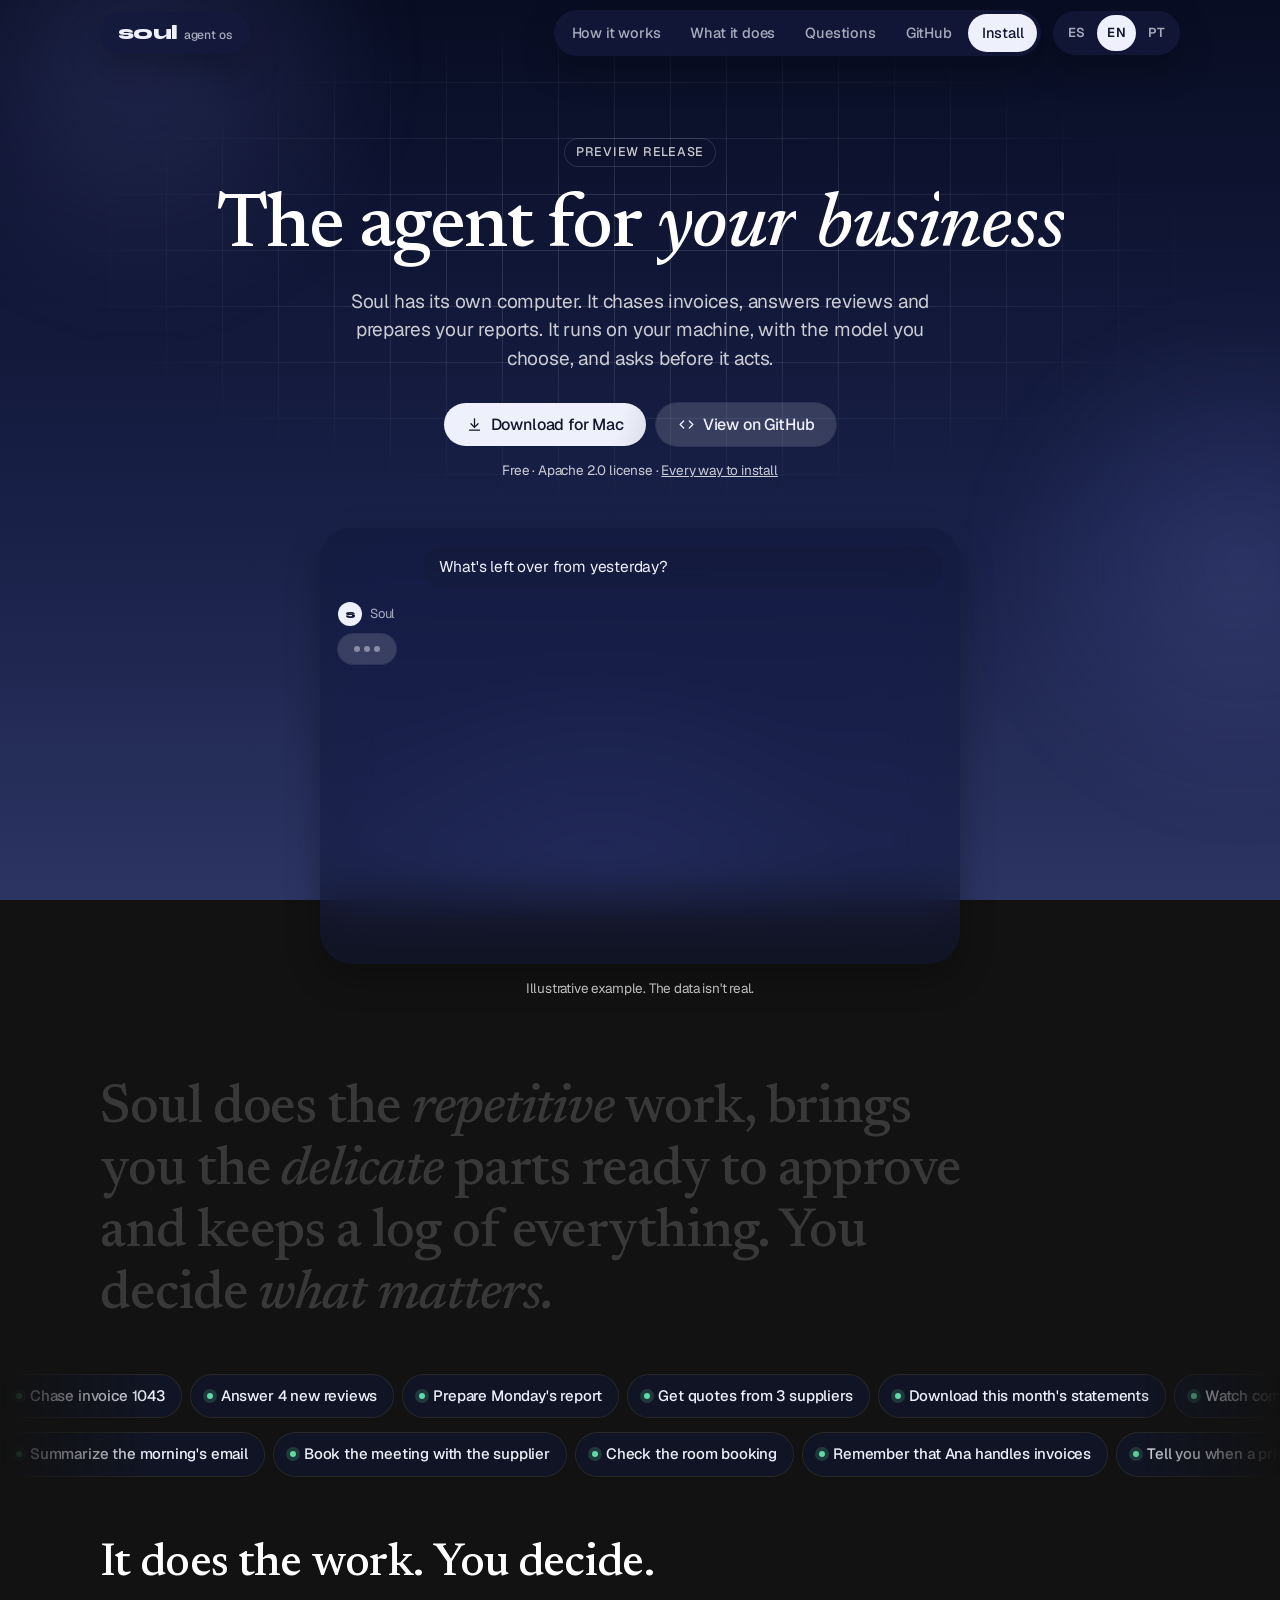
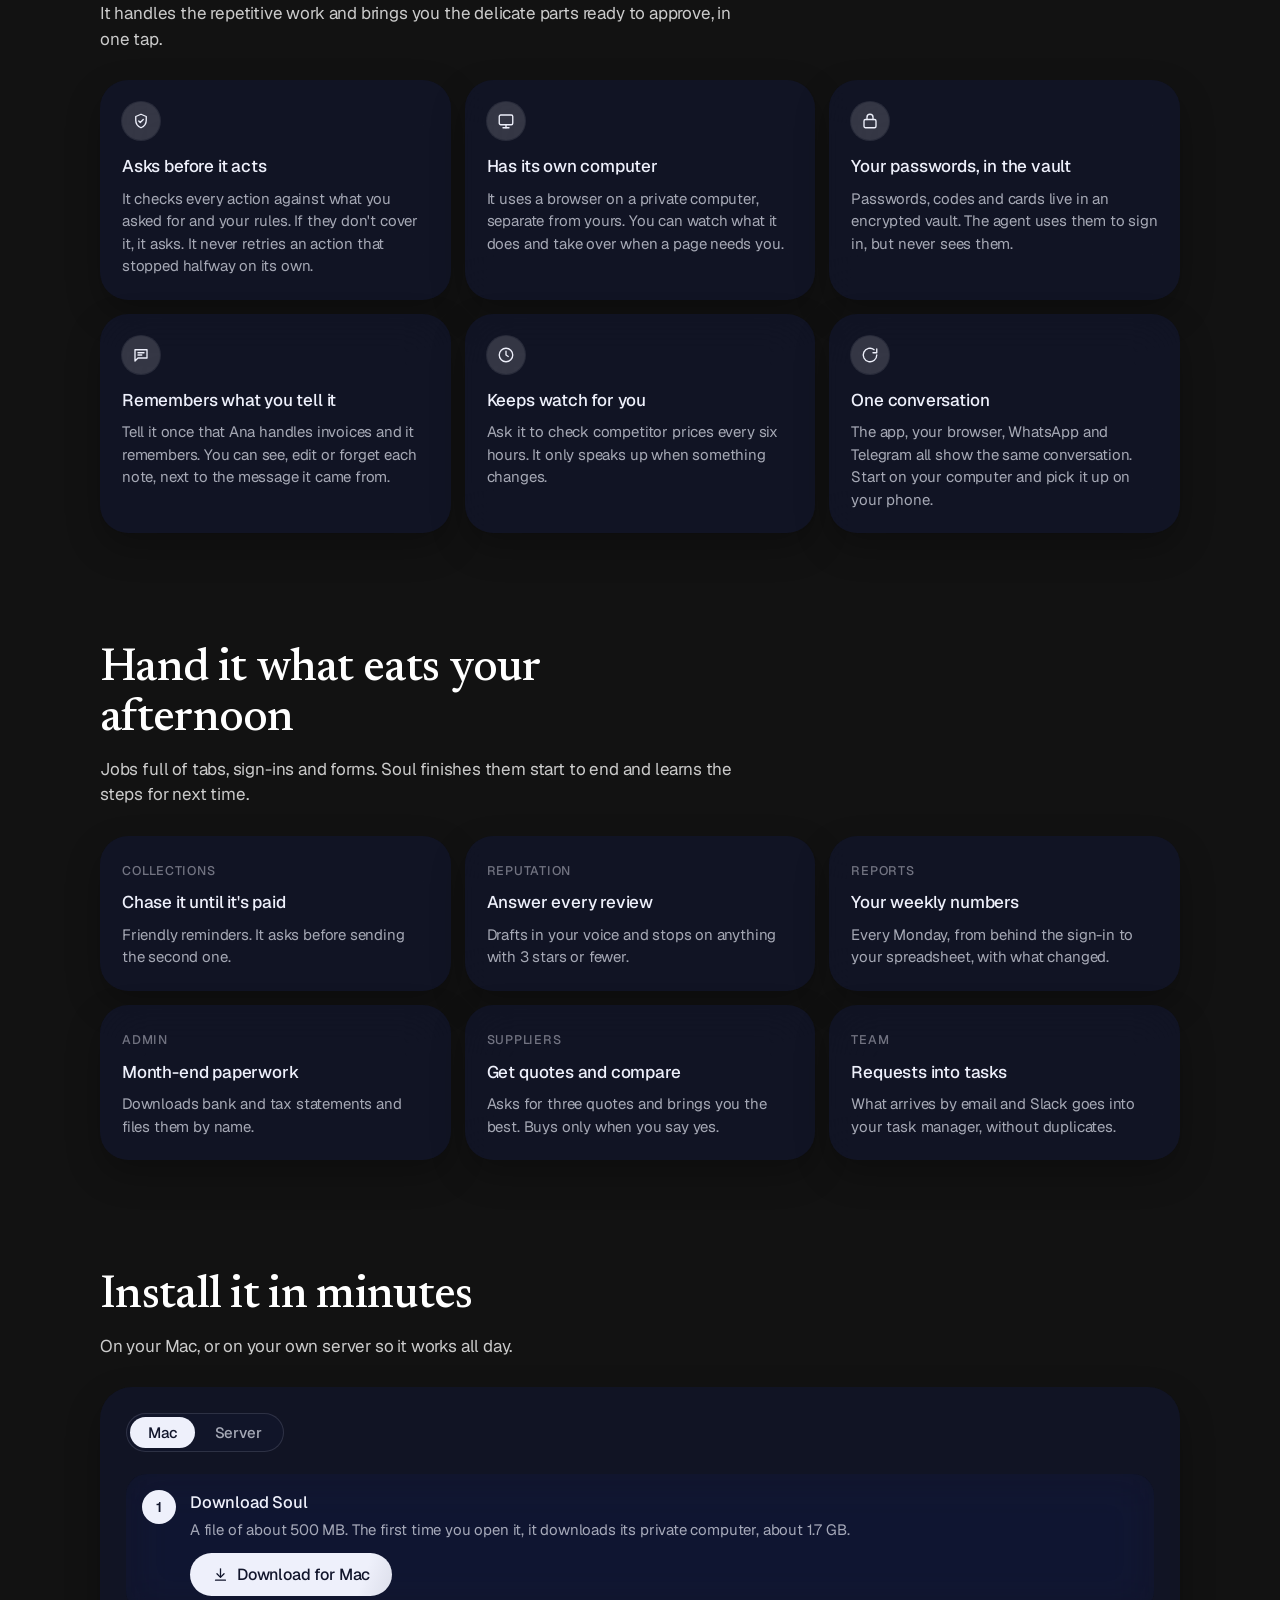
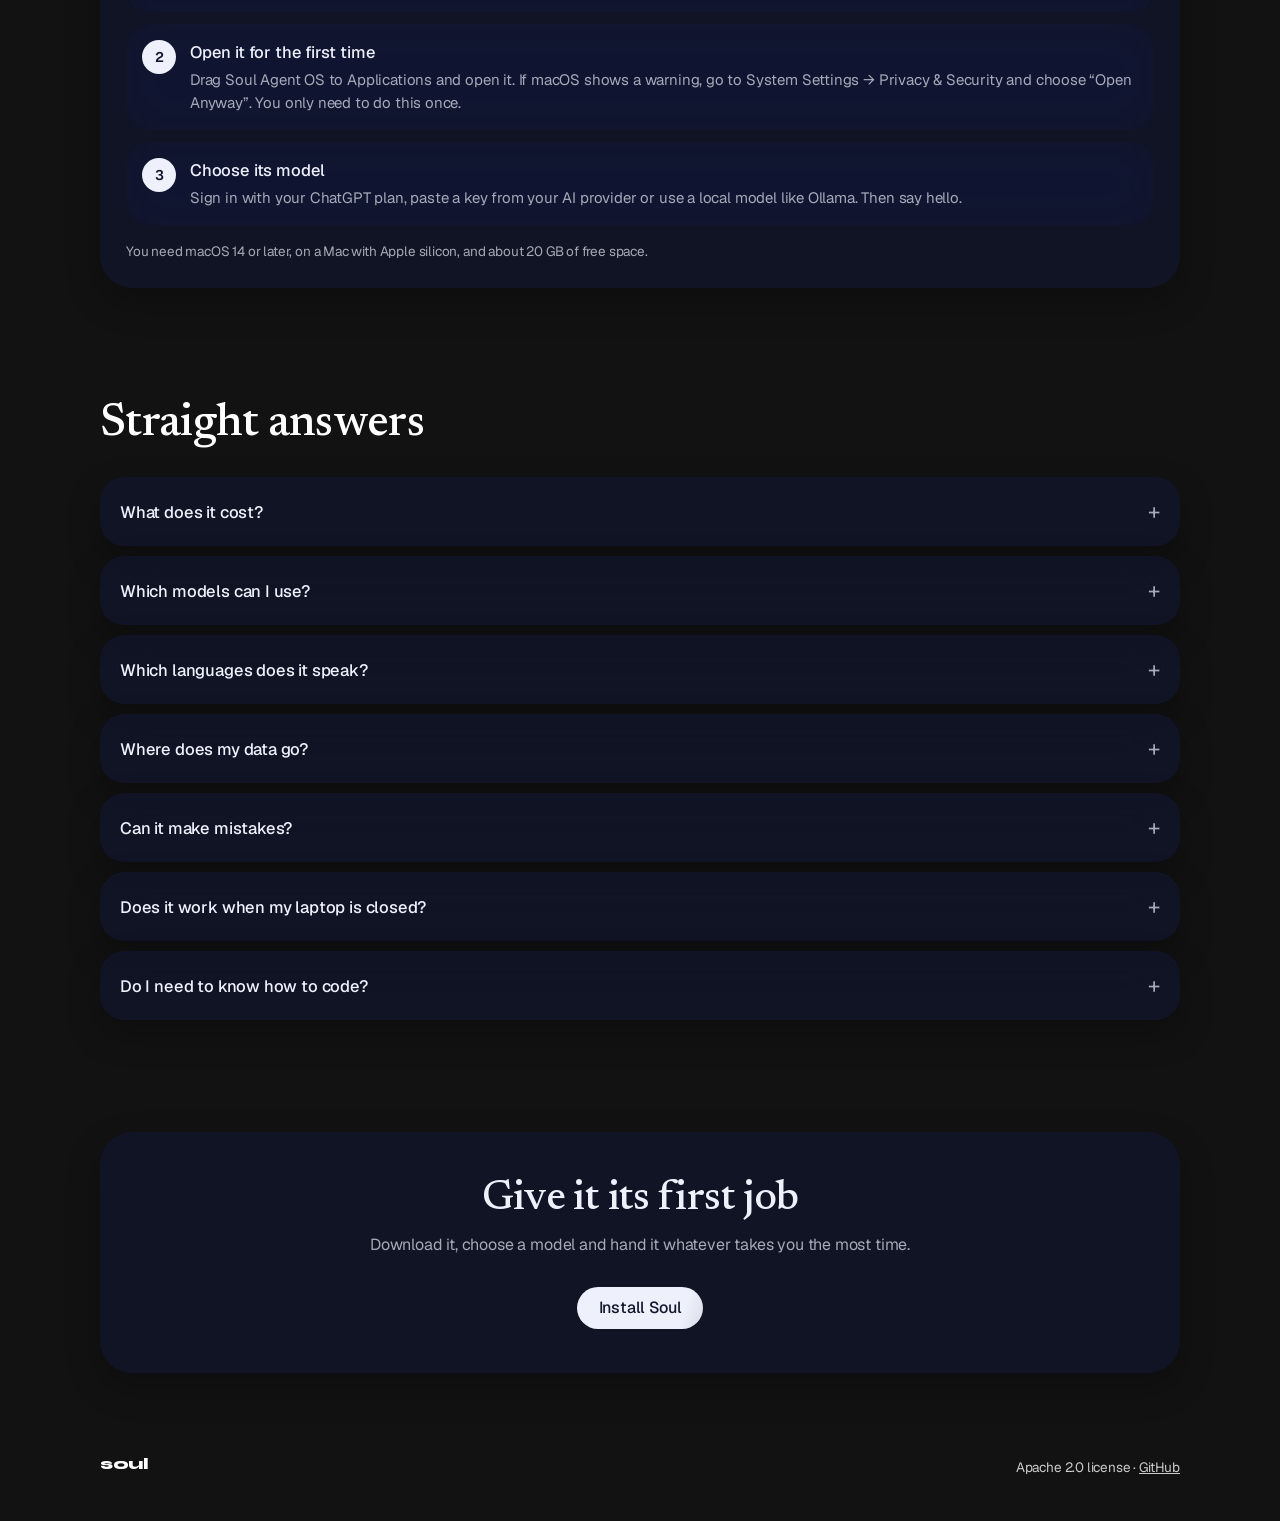
<file: index.html>
<!doctype html>
<html lang="es" data-root="true">
  <head>
    <meta charset="utf-8" />
    <meta name="viewport" content="width=device-width, initial-scale=1" />
    <title>Soul Agent OS · El agente de tu negocio</title>
    <meta name="description" content="Soul es un agente con su propio computador. Cobra facturas, responde reseñas y prepara tus reportes, y pide permiso antes de actuar. Corre en tu equipo, con el modelo que elijas." />
    <link rel="canonical" href="https://nachodev10.github.io/soul-agent/" />
    <link rel="alternate" hreflang="es" href="https://nachodev10.github.io/soul-agent/" />
    <link rel="alternate" hreflang="en" href="https://nachodev10.github.io/soul-agent/en/" />
    <link rel="alternate" hreflang="pt" href="https://nachodev10.github.io/soul-agent/pt/" />
    <link rel="alternate" hreflang="x-default" href="https://nachodev10.github.io/soul-agent/" />
    <meta property="og:type" content="website" />
    <meta property="og:url" content="https://nachodev10.github.io/soul-agent/" />
    <meta property="og:title" content="Soul Agent OS · El agente de tu negocio" />
    <meta property="og:description" content="Un agente que hace el trabajo repetitivo de tu negocio y te pide permiso antes de actuar." />
    <meta property="og:image" content="https://nachodev10.github.io/soul-agent/apple-touch-icon.png" />
    <meta property="og:locale" content="es_419" />
    <meta property="og:locale:alternate" content="en_US" />
    <meta property="og:locale:alternate" content="pt_BR" />
    <meta name="twitter:card" content="summary" />
    <meta name="theme-color" content="#86b7ea" />
    <link rel="icon" type="image/svg+xml" href="favicon.svg" />
    <link rel="apple-touch-icon" href="apple-touch-icon.png" />
    <link
      rel="preload"
      href="fonts/Geist-Variable.woff2"
      as="font"
      type="font/woff2"
      crossorigin
    />
    <link
      rel="preload"
      href="fonts/Newsreader.woff2"
      as="font"
      type="font/woff2"
      crossorigin
    />
    <link rel="stylesheet" href="styles.css" />
    <script>(function(){try{var t={"en":"en/index.html","pt":"pt/index.html"};var m=location.pathname.match(/\/(en|pt)(\/|\/index\.html)?$/);if(m){location.replace((m[2]==='/'?'index.html':m[1]+'/index.html')+location.hash);return}var s=localStorage.getItem('soul.lang');var w=s||((navigator.languages&&navigator.languages.length?navigator.languages:[navigator.language||''])).map(function(l){return String(l).slice(0,2).toLowerCase()}).filter(function(l){return l==='es'||t[l]})[0];if(w&&t[w])location.replace(t[w]+location.hash)}catch(e){}})();</script>
  </head>
  <body>
  <div class="orbs" aria-hidden="true"><span></span><span></span><span></span></div>
  <header class="top">
    <div class="wrap">
      <a class="brand glass" href="#">soul <em>agent os</em></a>
      <nav class="nav glass" aria-label="Principal">
        <a href="#como">Cómo trabaja</a>
        <a href="#tareas">Qué hace</a>
        <a href="#preguntas">Preguntas</a>
        <a href="https://github.com/nachodev10/soul-agent" data-repo>GitHub</a>
        <a class="primary" href="#instalar">Instalar</a>
      </nav>
      <nav class="langs glass" aria-label="Idioma"><a href="index.html" hreflang="es" lang="es" data-lang="es" title="Español" aria-current="true">ES</a><a href="en/index.html" hreflang="en" lang="en" data-lang="en" title="English">EN</a><a href="pt/index.html" hreflang="pt" lang="pt" data-lang="pt" title="Português">PT</a></nav>
    </div>
  </header>

  <main>
    <div class="hero wrap">
      <div class="hero-grid" aria-hidden="true"></div>
      <span class="eyebrow">Versión preliminar</span>
      <h1 aria-label="El agente de tu negocio">
        <span class="split" aria-hidden="true">El agente de</span>
        <span class="rotator" aria-hidden="true" data-words="tu negocio|tu hotel|tu tienda|tu clínica|tu oficina|tu equipo"
          >tu negocio</span
        >
      </h1>
      <p class="lead">Soul tiene su propio computador. Cobra facturas, responde reseñas y prepara tus reportes. Corre en tu equipo, con el modelo que elijas, y te pide permiso antes de actuar.</p>
      <div class="cta">
        <a class="btn btn-ink" href="#instalar">
          <svg
            viewBox="0 0 24 24"
            fill="none"
            stroke="currentColor"
            stroke-width="1.8"
            stroke-linecap="round"
            stroke-linejoin="round"
            aria-hidden="true"
          >
            <path d="M12 4v11" />
            <path d="m7 11 5 5 5-5" />
            <path d="M5 20h14" />
          </svg>
          Descargar para Mac
        </a>
        <a class="btn btn-solid" href="https://github.com/nachodev10/soul-agent" data-repo>
          <svg
            viewBox="0 0 24 24"
            fill="none"
            stroke="currentColor"
            stroke-width="1.8"
            stroke-linecap="round"
            stroke-linejoin="round"
            aria-hidden="true"
          >
            <path d="m8 7-5 5 5 5" />
            <path d="m16 7 5 5-5 5" />
          </svg>
          Ver en GitHub
        </a>
      </div>
      <p class="fine">
        Gratis · Licencia Apache 2.0 ·
        <a href="#instalar">Todas las formas de instalar</a>
      </p>

      <div class="demo glass rise" aria-label="Ejemplo de conversación con Soul">
        <p class="msg me step">¿Qué quedó pendiente de ayer?</p>
        <div class="who step"><span class="av" aria-hidden="true">s</span> Soul</div>
        <div class="typing" aria-hidden="true" hidden><i></i><i></i><i></i></div>
        <p class="msg soul step">Dos cosas. Mandé el recordatorio de la factura 1043 y preparé el reporte de la semana. Falta una que necesita tu toque:</p>
        <div class="act step" id="demo-action">
          <p><b>Responder</b> · la reseña de 2 estrellas en Booking.</p>
          <p class="why">Me detuve porque la reseña tiene 3 estrellas o menos.</p>
          <p class="draft">«Gracias por avisarnos, Marta. Ya revisamos el aire acondicionado de la habitación 204 y queremos invitarla a volver con una noche sin costo.»</p>
          <div class="row">
            <button class="btn btn-ink" type="button" data-approve>Responder</button>
          </div>
          <p class="done" role="status">
            <svg
              viewBox="0 0 24 24"
              width="16"
              height="16"
              fill="none"
              stroke="currentColor"
              stroke-width="2"
              stroke-linecap="round"
              stroke-linejoin="round"
              aria-hidden="true"
            >
              <path d="m5 12 5 5L20 7" />
            </svg>
            Respondida en Booking. Quedó en la bitácora.
          </p>
        </div>
      </div>
      <p class="fine">Ejemplo ilustrativo. Los datos no son reales.</p>
    </div>

    <section class="statement" aria-label="Cómo trabaja Soul">
      <div class="wrap">
        <p data-fill>Soul hace el trabajo *repetitivo,* te trae lo *delicado* listo para aprobar y deja todo en la bitácora. Tú decides *lo que importa.*</p>
      </div>
    </section>

    <div class="marquee" aria-hidden="true">
      <div class="marquee-track"><span class="chip">Cobra la factura 1043</span>
          <span class="chip">Responde 4 reseñas nuevas</span>
          <span class="chip">Prepara el reporte del lunes</span>
          <span class="chip">Cotiza con 3 proveedores</span>
          <span class="chip">Descarga las cartolas del mes</span>
          <span class="chip">Vigila los precios de la competencia</span>
          <span class="chip">Pasa los pedidos de Slack a tareas</span>
          <span class="chip">Ordena el papeleo tributario</span></div>
    </div>
    <div class="marquee reverse" aria-hidden="true">
      <div class="marquee-track"><span class="chip">Resume los correos de la mañana</span>
          <span class="chip">Agenda la reunión con el proveedor</span>
          <span class="chip">Revisa la reserva de la sala</span>
          <span class="chip">Recuerda que Ana lleva la facturación</span>
          <span class="chip">Te avisa cuando cambia un precio</span>
          <span class="chip">Archiva los documentos por nombre</span>
          <span class="chip">Redacta en tu tono</span>
          <span class="chip">Pide permiso antes de pagar</span></div>
    </div>

    <section id="como">
      <div class="wrap">
        <div class="head rise">
          <h2>Trabaja solo. Decides tú.</h2>
          <p>Hace el trabajo repetitivo y te trae lo delicado listo para aprobar, con un toque.</p>
        </div>
        <div class="grid">
          <article class="card glass rise spot">
            <span class="ic"
              ><svg
                viewBox="0 0 24 24"
                fill="none"
                stroke="currentColor"
                stroke-width="1.8"
                stroke-linecap="round"
                stroke-linejoin="round"
                aria-hidden="true"
              >
                <path d="M12 3 5 6v5c0 4.5 3 8.3 7 10 4-1.7 7-5.5 7-10V6z" />
                <path d="m9 12 2 2 4-4" /></svg
            ></span>
            <h3>Pide permiso antes de actuar</h3>
            <p>Revisa cada acción contra lo que le pediste y tus reglas. Si no está cubierta, te pregunta. Nunca reintenta solo una acción que quedó a medias.</p>
          </article>
          <article class="card glass rise spot">
            <span class="ic"
              ><svg
                viewBox="0 0 24 24"
                fill="none"
                stroke="currentColor"
                stroke-width="1.8"
                stroke-linecap="round"
                stroke-linejoin="round"
                aria-hidden="true"
              >
                <rect x="3" y="4" width="18" height="13" rx="2" />
                <path d="M8 21h8" />
                <path d="M12 17v4" /></svg
            ></span>
            <h3>Tiene su propio computador</h3>
            <p>Usa un navegador en un computador privado, aparte del tuyo. Puedes mirar lo que hace y tomar el control cuando una página te necesita.</p>
          </article>
          <article class="card glass rise spot">
            <span class="ic"
              ><svg
                viewBox="0 0 24 24"
                fill="none"
                stroke="currentColor"
                stroke-width="1.8"
                stroke-linecap="round"
                stroke-linejoin="round"
                aria-hidden="true"
              >
                <rect x="4" y="10" width="16" height="11" rx="2" />
                <path d="M8 10V7a4 4 0 0 1 8 0v3" /></svg
            ></span>
            <h3>Tus claves, en la bóveda</h3>
            <p>Guarda contraseñas, códigos y tarjetas en una bóveda cifrada. El agente las usa para iniciar sesión, pero nunca las ve.</p>
          </article>
          <article class="card glass rise spot">
            <span class="ic"
              ><svg
                viewBox="0 0 24 24"
                fill="none"
                stroke="currentColor"
                stroke-width="1.8"
                stroke-linecap="round"
                stroke-linejoin="round"
                aria-hidden="true"
              >
                <path d="M4 5h16v11H8l-4 4z" />
                <path d="M8 9h8" />
                <path d="M8 12h5" /></svg
            ></span>
            <h3>Recuerda lo que le dices</h3>
            <p>Dile una vez que Ana lleva la facturación y lo recuerda. Puedes ver, editar u olvidar cada nota, junto al mensaje de donde salió.</p>
          </article>
          <article class="card glass rise spot">
            <span class="ic"
              ><svg
                viewBox="0 0 24 24"
                fill="none"
                stroke="currentColor"
                stroke-width="1.8"
                stroke-linecap="round"
                stroke-linejoin="round"
                aria-hidden="true"
              >
                <circle cx="12" cy="12" r="9" />
                <path d="M12 7v5l3 2" /></svg
            ></span>
            <h3>Vigila por ti</h3>
            <p>Pídele que revise los precios de la competencia cada seis horas. Solo te habla cuando algo cambia.</p>
          </article>
          <article class="card glass rise spot">
            <span class="ic"
              ><svg
                viewBox="0 0 24 24"
                fill="none"
                stroke="currentColor"
                stroke-width="1.8"
                stroke-linecap="round"
                stroke-linejoin="round"
                aria-hidden="true"
              >
                <path d="M21 12a9 9 0 1 1-3.5-7.1" />
                <path d="M21 4v5h-5" /></svg
            ></span>
            <h3>Una sola conversación</h3>
            <p>La app, el navegador, WhatsApp y Telegram muestran la misma conversación. Empiezas en el computador y sigues desde el teléfono.</p>
          </article>
        </div>
      </div>
    </section>

    <section id="tareas">
      <div class="wrap">
        <div class="head rise">
          <h2>Pásale lo que te quita la tarde</h2>
          <p>Trabajos de pestañas, inicios de sesión y formularios. Soul los hace de principio a fin y aprende los pasos para la próxima vez.</p>
        </div>
        <div class="grid">
          <article class="card glass rise spot">
            <span class="tag">Cobranza</span>
            <h3>Cobra hasta que paguen</h3>
            <p>Recordatorios amables. Te pregunta antes de mandar el segundo.</p>
          </article>
          <article class="card glass rise spot">
            <span class="tag">Reputación</span>
            <h3>Responde cada reseña</h3>
            <p>Redacta en tu tono y se detiene en las de 3 estrellas o menos.</p>
          </article>
          <article class="card glass rise spot">
            <span class="tag">Reportes</span>
            <h3>Tus números de la semana</h3>
            <p>Cada lunes, desde detrás del inicio de sesión hasta tu planilla, con lo que cambió.</p>
          </article>
          <article class="card glass rise spot">
            <span class="tag">Administración</span>
            <h3>El papeleo de fin de mes</h3>
            <p>Descarga cartolas y documentos tributarios y los ordena por nombre.</p>
          </article>
          <article class="card glass rise spot">
            <span class="tag">Proveedores</span>
            <h3>Cotiza y compara</h3>
            <p>Pide tres cotizaciones y te trae la mejor. Compra solo cuando dices que sí.</p>
          </article>
          <article class="card glass rise spot">
            <span class="tag">Equipo</span>
            <h3>Pedidos convertidos en tareas</h3>
            <p>Lo que llega por correo y Slack pasa a tu gestor de tareas, sin duplicados.</p>
          </article>
        </div>
      </div>
    </section>

    <section id="instalar">
      <div class="wrap">
        <div class="head rise">
          <h2>Instálalo en minutos</h2>
          <p>En tu Mac, o en un servidor propio para que trabaje todo el día.</p>
        </div>
        <div class="install glass rise">
          <div class="seg" role="tablist" aria-label="Forma de instalar">
            <button type="button" role="tab" aria-selected="true" aria-controls="mac" id="tab-mac">
              Mac
            </button>
            <button
              type="button"
              role="tab"
              aria-selected="false"
              aria-controls="server"
              id="tab-server"
            >
              Servidor
            </button>
          </div>

          <div id="mac" role="tabpanel" aria-labelledby="tab-mac">
            <ol class="steps">
              <li class="glass-2">
                <div>
                  <b>Descarga Soul</b>
                  <p>Un archivo de unos 500 MB. La primera vez que lo abres, descarga su computador privado, de unos 1,7 GB.</p>
                  <a class="btn btn-ink" href="https://github.com/nachodev10/soul-agent/releases/latest/download/soul-agent-os-arm64.dmg" data-download>
                    <svg
                      viewBox="0 0 24 24"
                      fill="none"
                      stroke="currentColor"
                      stroke-width="1.8"
                      stroke-linecap="round"
                      stroke-linejoin="round"
                      aria-hidden="true"
                    >
                      <path d="M12 4v11" />
                      <path d="m7 11 5 5 5-5" />
                      <path d="M5 20h14" />
                    </svg>
                    Descargar para Mac
                  </a>
                </div>
              </li>
              <li class="glass-2">
                <div>
                  <b>Ábrelo por primera vez</b>
                  <p>Arrastra Soul Agent OS a Aplicaciones y ábrelo. Si macOS muestra un aviso, ve a Configuración del Sistema → Privacidad y seguridad y elige «Abrir igualmente». Solo se pide una vez.</p>
                </div>
              </li>
              <li class="glass-2">
                <div>
                  <b>Elige su modelo</b>
                  <p>Inicia sesión con tu plan de ChatGPT, pega la clave de tu proveedor de IA o usa un modelo local como Ollama. Después, salúdalo.</p>
                </div>
              </li>
            </ol>
            <p class="req">Necesitas macOS 14 o posterior, en un Mac con chip de Apple, y unos 20 GB libres.</p>
          </div>

          <div id="server" role="tabpanel" aria-labelledby="tab-server" hidden>
            <ol class="steps">
              <li class="glass-2">
                <div>
                  <b>Pide acceso</b>
                  <p>La instalación en servidor se entrega a cada negocio. Escríbenos y te damos el acceso y las instrucciones.</p>
                  <a class="btn btn-ink" href="https://github.com/nachodev10/soul-agent/issues/new?title=Quiero%20instalar%20Soul%20en%20un%20servidor"> Pedir acceso </a>
                </div>
              </li>
              <li class="glass-2">
                <div>
                  <b>Prepara el servidor</b>
                  <p>Necesitas Docker con Compose y unos 8 GB de memoria.</p>
                </div>
              </li>
              <li class="glass-2">
                <div>
                  <b>Enciéndelo con dos comandos</b>
                  <p>Uno genera las claves privadas sin mostrarlas y el otro enciende Soul. Después abres la dirección del servidor.</p>
                </div>
              </li>
            </ol>
            <p class="req">En un servidor, Soul sigue trabajando aunque apagues tu computador.</p>
          </div>
        </div>
      </div>
    </section>

    <section id="preguntas">
      <div class="wrap">
        <div class="head rise">
          <h2>Respuestas directas</h2>
        </div>
        <div class="faq">
          <details class="glass rise spot">
            <summary>¿Cuánto cuesta?</summary>
            <p>Soul es gratis. Pagas solo el modelo de IA que uses, directo a tu proveedor. Un modelo local no tiene costo por consulta. En Uso ves cuánto lleva gastado.</p>
          </details>
          <details class="glass rise spot">
            <summary>¿Qué modelos puedo usar?</summary>
            <p>Tu plan de ChatGPT, o la clave de OpenAI, Anthropic, Google, OpenRouter y muchos más. También modelos locales con Ollama. Puedes cambiarlo cuando quieras.</p>
          </details>
          <details class="glass rise spot">
            <summary>¿En qué idioma funciona?</summary>
            <p>Soul te responde en el idioma en que le escribes: español, inglés, portugués y muchos más. Por ahora, los menús de la app están en inglés.</p>
          </details>
          <details class="glass rise spot">
            <summary>¿Dónde quedan mis datos?</summary>
            <p>En el computador o servidor donde corre Soul. Tu proveedor de IA recibe lo que hace falta para cada tarea. Cuando conectas apps como Gmail o Slack, esos datos pasan por el servicio que las conecta.</p>
          </details>
          <details class="glass rise spot">
            <summary>¿Puede equivocarse?</summary>
            <p>Sí, como cualquier persona nueva en el equipo. Por eso pide permiso para lo que no le autorizaste, trabaja a la vista y deja todo en la bitácora. Puedes detenerlo en cualquier momento.</p>
          </details>
          <details class="glass rise spot">
            <summary>¿Funciona con el computador cerrado?</summary>
            <p>En tu Mac trabaja mientras la app está abierta o minimizada en la barra de menú. Si la cierras o el Mac se duerme, espera. Para que trabaje todo el día, instálalo en un servidor.</p>
          </details>
          <details class="glass rise spot">
            <summary>¿Necesito saber programar?</summary>
            <p>No. En el Mac se instala como cualquier app y le hablas como a una persona. Para el servidor te ayudamos.</p>
          </details>
        </div>
      </div>
    </section>

    <section>
      <div class="wrap">
        <div class="closing glass rise">
          <h2>Dale su primer trabajo</h2>
          <p>Descárgalo, elige un modelo y pídele lo que te quita más tiempo.</p>
          <div class="cta">
            <a class="btn btn-ink" href="#instalar">Instalar Soul</a>
          </div>
        </div>
      </div>
    </section>
  </main>

  <footer>
    <div class="wrap">
      <span class="mark">soul</span>
      <span>Licencia Apache 2.0 · <a href="https://github.com/nachodev10/soul-agent" data-repo>GitHub</a></span>
    </div>
  </footer>

    <script src="main.js"></script>
  </body>
</html>
</file>
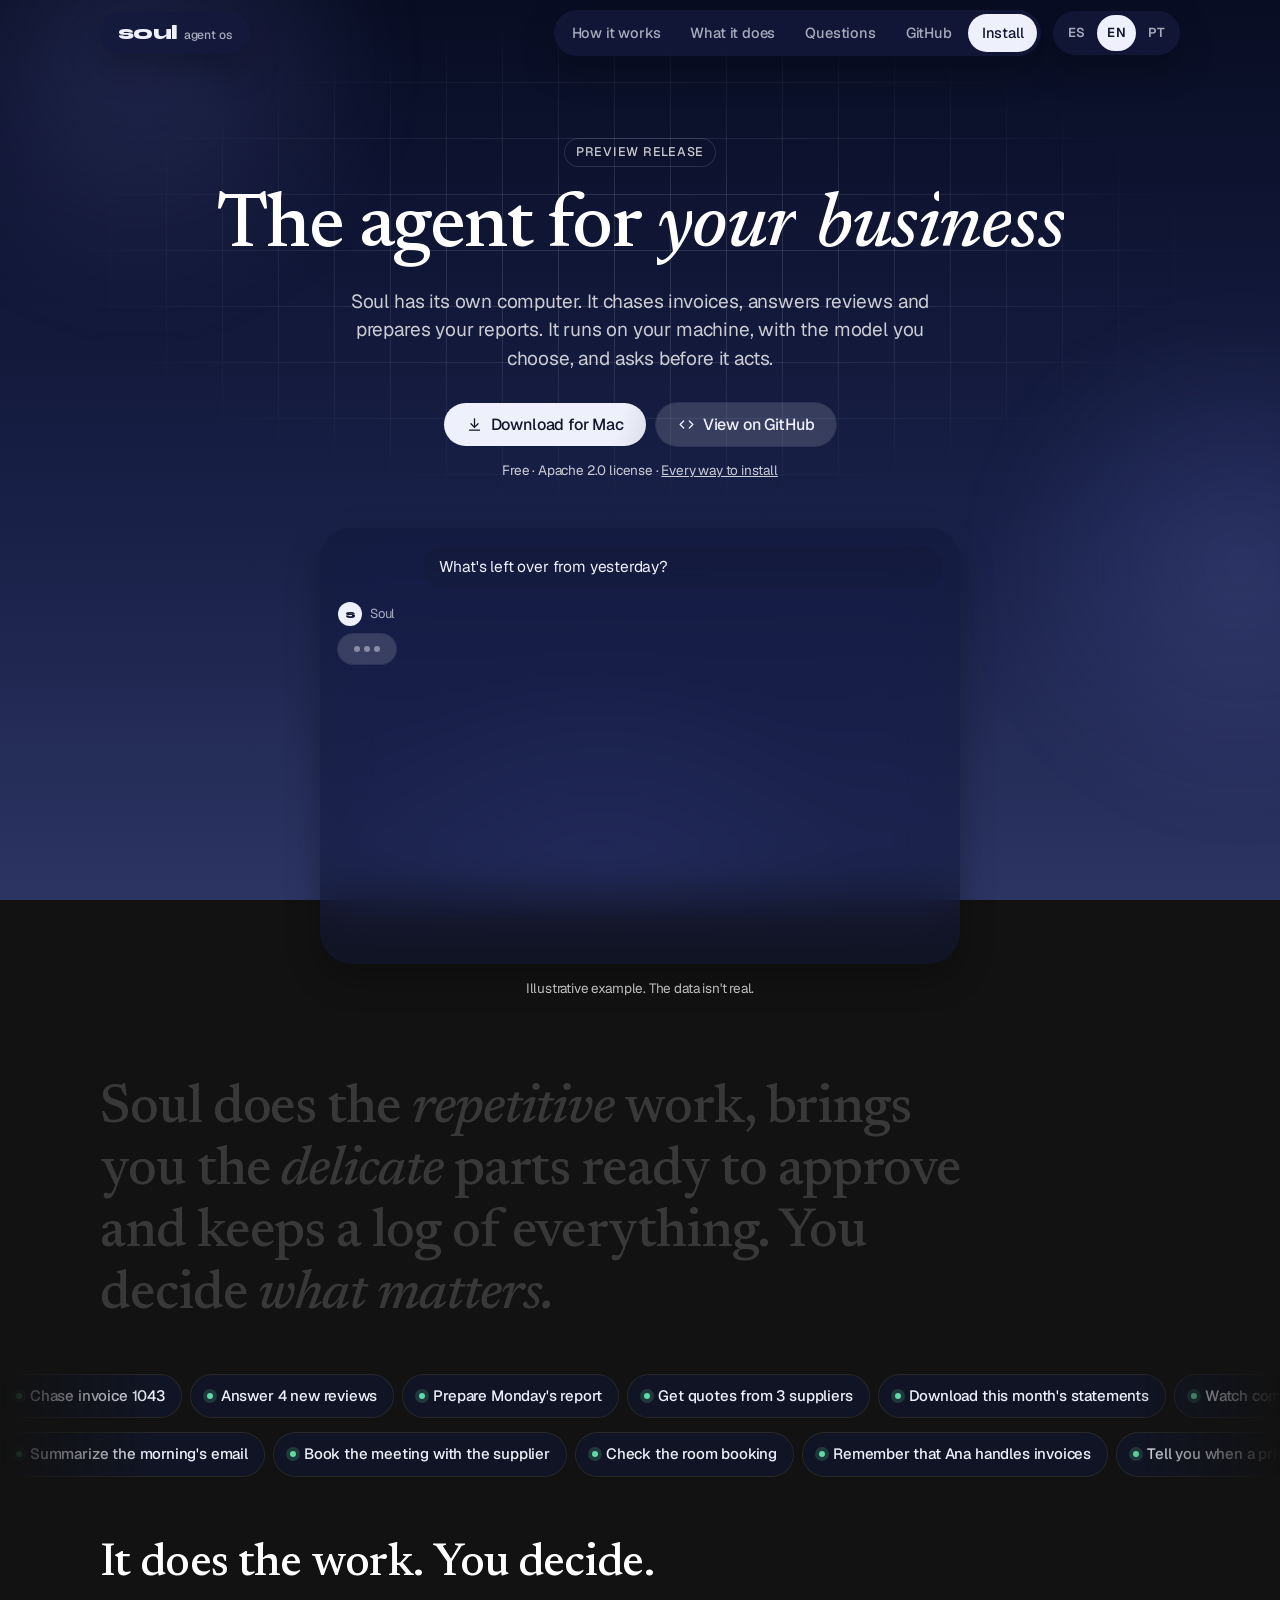
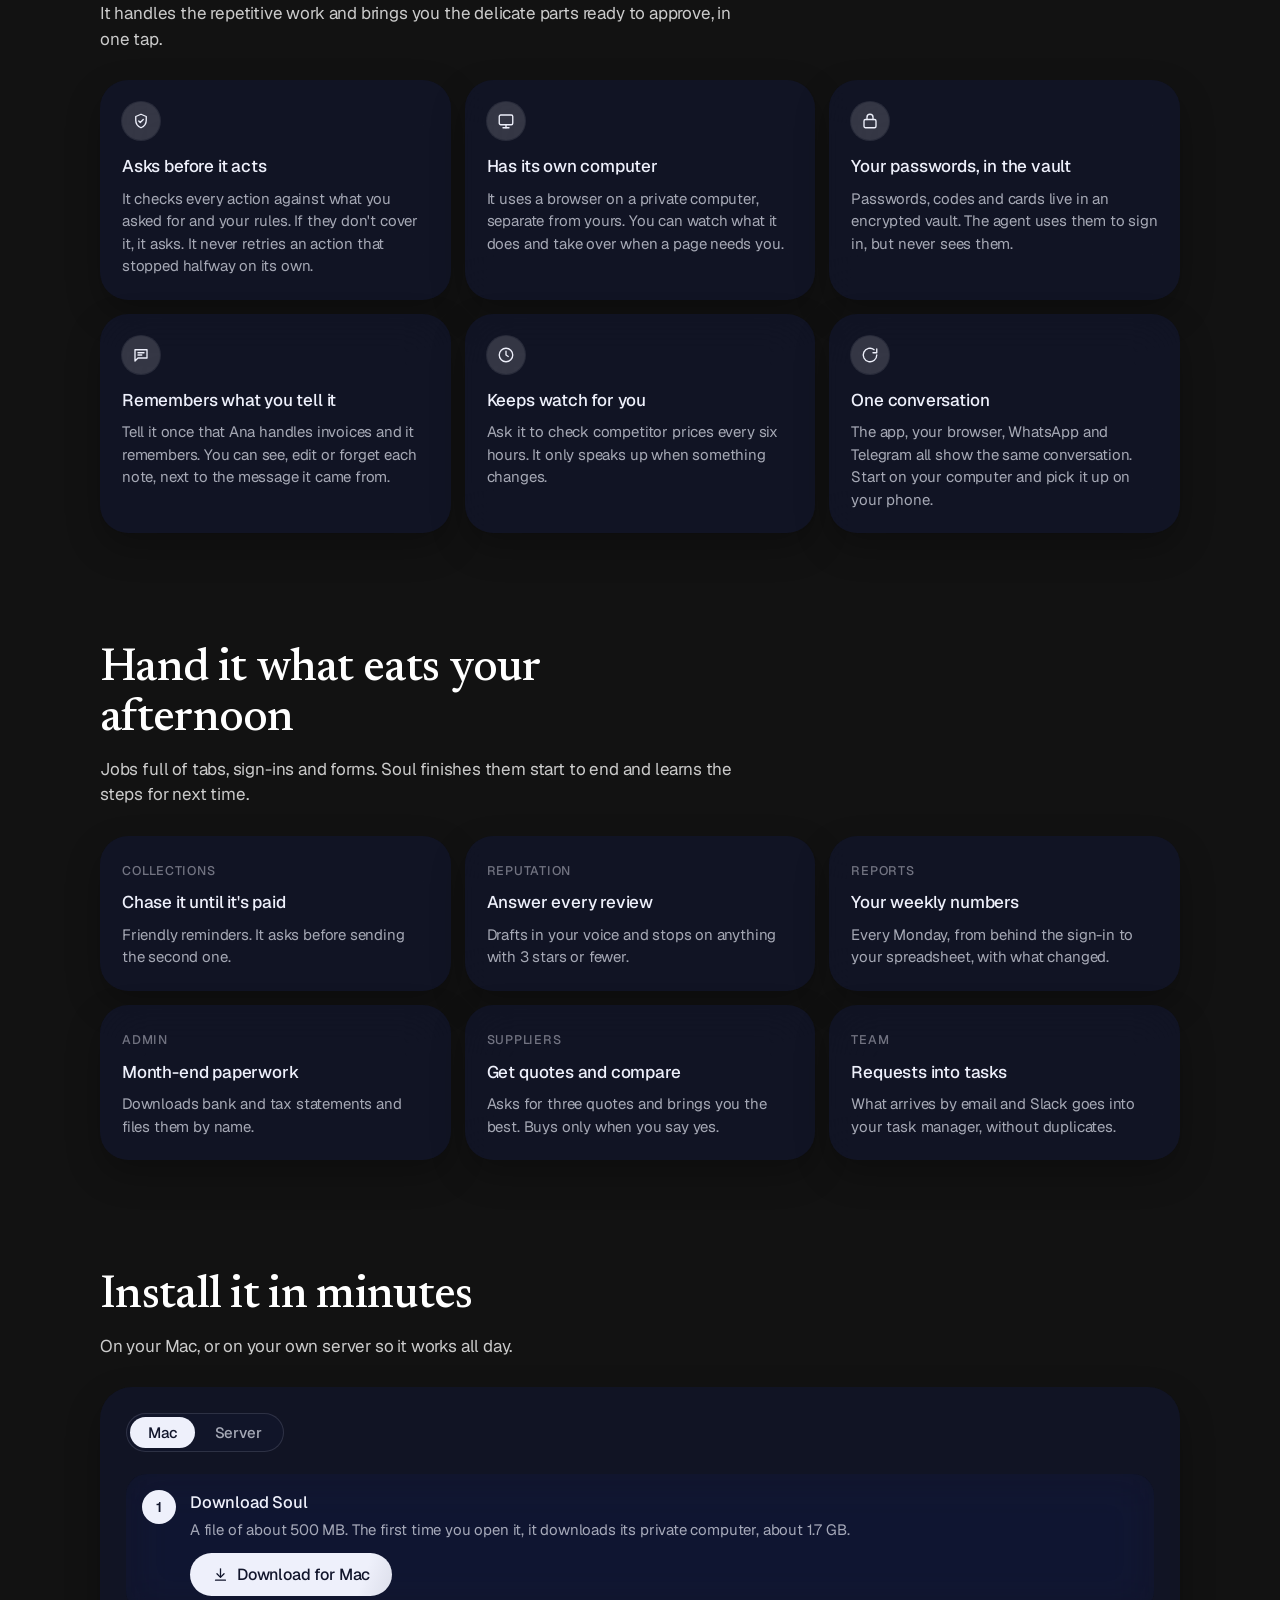
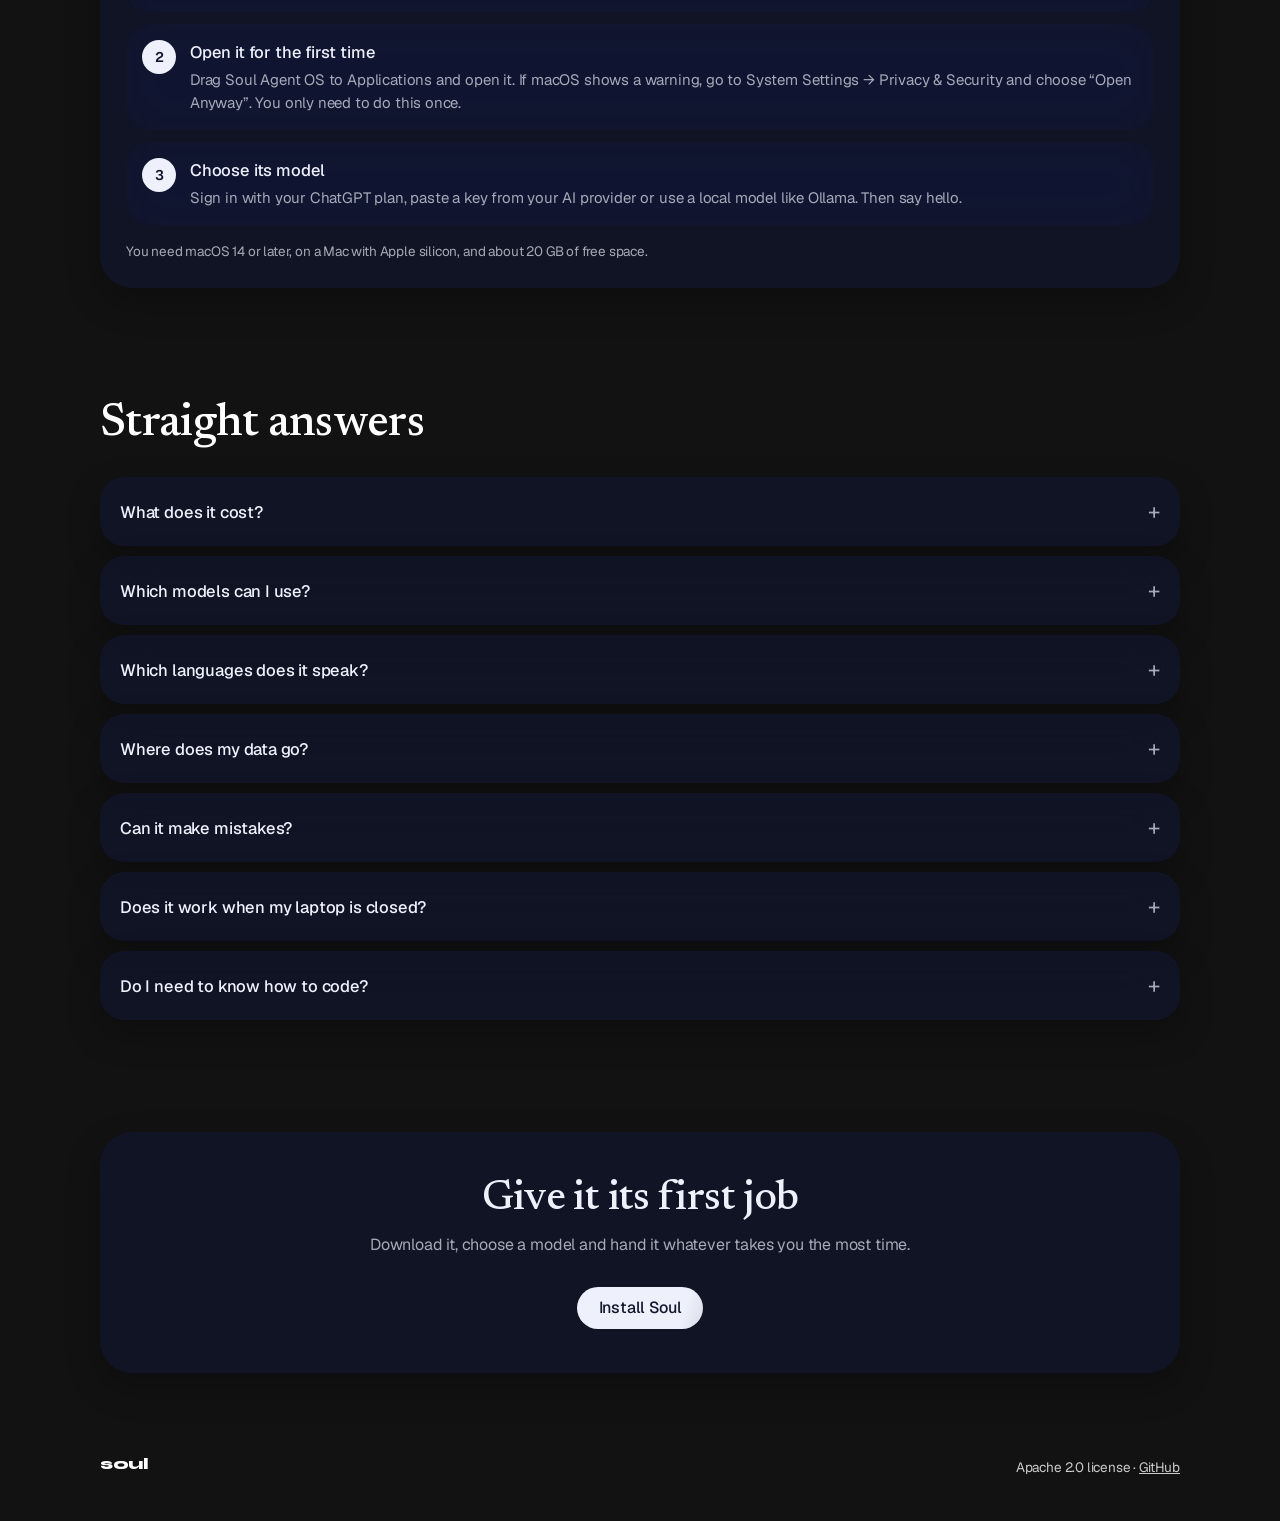
<file: en/index.html>
<!doctype html>
<html lang="en">
  <head>
    <meta charset="utf-8" />
    <meta name="viewport" content="width=device-width, initial-scale=1" />
    <title>Soul Agent OS · The agent for your business</title>
    <meta name="description" content="Soul is an agent with its own computer. It chases invoices, answers reviews and prepares your reports, and asks before it acts. It runs on your machine, with the model you choose." />
    <link rel="canonical" href="https://nachodev10.github.io/soul-agent/en/" />
    <link rel="alternate" hreflang="es" href="https://nachodev10.github.io/soul-agent/" />
    <link rel="alternate" hreflang="en" href="https://nachodev10.github.io/soul-agent/en/" />
    <link rel="alternate" hreflang="pt" href="https://nachodev10.github.io/soul-agent/pt/" />
    <link rel="alternate" hreflang="x-default" href="https://nachodev10.github.io/soul-agent/" />
    <meta property="og:type" content="website" />
    <meta property="og:url" content="https://nachodev10.github.io/soul-agent/en/" />
    <meta property="og:title" content="Soul Agent OS · The agent for your business" />
    <meta property="og:description" content="An agent that does your business's repetitive work and asks before it acts." />
    <meta property="og:image" content="https://nachodev10.github.io/soul-agent/apple-touch-icon.png" />
    <meta property="og:locale" content="en_US" />
    <meta property="og:locale:alternate" content="es_419" />
    <meta property="og:locale:alternate" content="pt_BR" />
    <meta name="twitter:card" content="summary" />
    <meta name="theme-color" content="#86b7ea" />
    <link rel="icon" type="image/svg+xml" href="../favicon.svg" />
    <link rel="apple-touch-icon" href="../apple-touch-icon.png" />
    <link
      rel="preload"
      href="../fonts/Geist-Variable.woff2"
      as="font"
      type="font/woff2"
      crossorigin
    />
    <link
      rel="preload"
      href="../fonts/Newsreader.woff2"
      as="font"
      type="font/woff2"
      crossorigin
    />
    <link rel="stylesheet" href="../styles.css" />
    
  </head>
  <body>
  <div class="orbs" aria-hidden="true"><span></span><span></span><span></span></div>
  <header class="top">
    <div class="wrap">
      <a class="brand glass" href="#">soul <em>agent os</em></a>
      <nav class="nav glass" aria-label="Main">
        <a href="#como">How it works</a>
        <a href="#tareas">What it does</a>
        <a href="#preguntas">Questions</a>
        <a href="https://github.com/nachodev10/soul-agent" data-repo>GitHub</a>
        <a class="primary" href="#instalar">Install</a>
      </nav>
      <nav class="langs glass" aria-label="Language"><a href="../index.html" hreflang="es" lang="es" data-lang="es" title="Español">ES</a><a href="../en/index.html" hreflang="en" lang="en" data-lang="en" title="English" aria-current="true">EN</a><a href="../pt/index.html" hreflang="pt" lang="pt" data-lang="pt" title="Português">PT</a></nav>
    </div>
  </header>

  <main>
    <div class="hero wrap">
      <div class="hero-grid" aria-hidden="true"></div>
      <span class="eyebrow">Preview release</span>
      <h1 aria-label="The agent for your business">
        <span class="split" aria-hidden="true">The agent for</span>
        <span class="rotator" aria-hidden="true" data-words="your business|your hotel|your shop|your clinic|your office|your team"
          >your business</span
        >
      </h1>
      <p class="lead">Soul has its own computer. It chases invoices, answers reviews and prepares your reports. It runs on your machine, with the model you choose, and asks before it acts.</p>
      <div class="cta">
        <a class="btn btn-ink" href="#instalar">
          <svg
            viewBox="0 0 24 24"
            fill="none"
            stroke="currentColor"
            stroke-width="1.8"
            stroke-linecap="round"
            stroke-linejoin="round"
            aria-hidden="true"
          >
            <path d="M12 4v11" />
            <path d="m7 11 5 5 5-5" />
            <path d="M5 20h14" />
          </svg>
          Download for Mac
        </a>
        <a class="btn btn-solid" href="https://github.com/nachodev10/soul-agent" data-repo>
          <svg
            viewBox="0 0 24 24"
            fill="none"
            stroke="currentColor"
            stroke-width="1.8"
            stroke-linecap="round"
            stroke-linejoin="round"
            aria-hidden="true"
          >
            <path d="m8 7-5 5 5 5" />
            <path d="m16 7 5 5-5 5" />
          </svg>
          View on GitHub
        </a>
      </div>
      <p class="fine">
        Free · Apache 2.0 license ·
        <a href="#instalar">Every way to install</a>
      </p>

      <div class="demo glass rise" aria-label="Example conversation with Soul">
        <p class="msg me step">What's left over from yesterday?</p>
        <div class="who step"><span class="av" aria-hidden="true">s</span> Soul</div>
        <div class="typing" aria-hidden="true" hidden><i></i><i></i><i></i></div>
        <p class="msg soul step">Two things. I sent the reminder for invoice 1043 and prepared the weekly report. One more needs your go-ahead:</p>
        <div class="act step" id="demo-action">
          <p><b>Reply</b> · to the 2-star review on Booking.</p>
          <p class="why">I stopped because the review has 3 stars or fewer.</p>
          <p class="draft">“Thank you for letting us know, Marta. We've already checked the air conditioning in room 204, and we'd like to invite you back for a night on us.”</p>
          <div class="row">
            <button class="btn btn-ink" type="button" data-approve>Reply</button>
          </div>
          <p class="done" role="status">
            <svg
              viewBox="0 0 24 24"
              width="16"
              height="16"
              fill="none"
              stroke="currentColor"
              stroke-width="2"
              stroke-linecap="round"
              stroke-linejoin="round"
              aria-hidden="true"
            >
              <path d="m5 12 5 5L20 7" />
            </svg>
            Replied on Booking. Saved to the log.
          </p>
        </div>
      </div>
      <p class="fine">Illustrative example. The data isn't real.</p>
    </div>

    <section class="statement" aria-label="How Soul works">
      <div class="wrap">
        <p data-fill>Soul does the *repetitive* work, brings you the *delicate* parts ready to approve and keeps a log of everything. You decide *what matters.*</p>
      </div>
    </section>

    <div class="marquee" aria-hidden="true">
      <div class="marquee-track"><span class="chip">Chase invoice 1043</span>
          <span class="chip">Answer 4 new reviews</span>
          <span class="chip">Prepare Monday's report</span>
          <span class="chip">Get quotes from 3 suppliers</span>
          <span class="chip">Download this month's statements</span>
          <span class="chip">Watch competitor prices</span>
          <span class="chip">Turn Slack requests into tasks</span>
          <span class="chip">Sort the tax paperwork</span></div>
    </div>
    <div class="marquee reverse" aria-hidden="true">
      <div class="marquee-track"><span class="chip">Summarize the morning's email</span>
          <span class="chip">Book the meeting with the supplier</span>
          <span class="chip">Check the room booking</span>
          <span class="chip">Remember that Ana handles invoices</span>
          <span class="chip">Tell you when a price changes</span>
          <span class="chip">File documents by name</span>
          <span class="chip">Write in your voice</span>
          <span class="chip">Ask before paying</span></div>
    </div>

    <section id="como">
      <div class="wrap">
        <div class="head rise">
          <h2>It does the work. You decide.</h2>
          <p>It handles the repetitive work and brings you the delicate parts ready to approve, in one tap.</p>
        </div>
        <div class="grid">
          <article class="card glass rise spot">
            <span class="ic"
              ><svg
                viewBox="0 0 24 24"
                fill="none"
                stroke="currentColor"
                stroke-width="1.8"
                stroke-linecap="round"
                stroke-linejoin="round"
                aria-hidden="true"
              >
                <path d="M12 3 5 6v5c0 4.5 3 8.3 7 10 4-1.7 7-5.5 7-10V6z" />
                <path d="m9 12 2 2 4-4" /></svg
            ></span>
            <h3>Asks before it acts</h3>
            <p>It checks every action against what you asked for and your rules. If they don't cover it, it asks. It never retries an action that stopped halfway on its own.</p>
          </article>
          <article class="card glass rise spot">
            <span class="ic"
              ><svg
                viewBox="0 0 24 24"
                fill="none"
                stroke="currentColor"
                stroke-width="1.8"
                stroke-linecap="round"
                stroke-linejoin="round"
                aria-hidden="true"
              >
                <rect x="3" y="4" width="18" height="13" rx="2" />
                <path d="M8 21h8" />
                <path d="M12 17v4" /></svg
            ></span>
            <h3>Has its own computer</h3>
            <p>It uses a browser on a private computer, separate from yours. You can watch what it does and take over when a page needs you.</p>
          </article>
          <article class="card glass rise spot">
            <span class="ic"
              ><svg
                viewBox="0 0 24 24"
                fill="none"
                stroke="currentColor"
                stroke-width="1.8"
                stroke-linecap="round"
                stroke-linejoin="round"
                aria-hidden="true"
              >
                <rect x="4" y="10" width="16" height="11" rx="2" />
                <path d="M8 10V7a4 4 0 0 1 8 0v3" /></svg
            ></span>
            <h3>Your passwords, in the vault</h3>
            <p>Passwords, codes and cards live in an encrypted vault. The agent uses them to sign in, but never sees them.</p>
          </article>
          <article class="card glass rise spot">
            <span class="ic"
              ><svg
                viewBox="0 0 24 24"
                fill="none"
                stroke="currentColor"
                stroke-width="1.8"
                stroke-linecap="round"
                stroke-linejoin="round"
                aria-hidden="true"
              >
                <path d="M4 5h16v11H8l-4 4z" />
                <path d="M8 9h8" />
                <path d="M8 12h5" /></svg
            ></span>
            <h3>Remembers what you tell it</h3>
            <p>Tell it once that Ana handles invoices and it remembers. You can see, edit or forget each note, next to the message it came from.</p>
          </article>
          <article class="card glass rise spot">
            <span class="ic"
              ><svg
                viewBox="0 0 24 24"
                fill="none"
                stroke="currentColor"
                stroke-width="1.8"
                stroke-linecap="round"
                stroke-linejoin="round"
                aria-hidden="true"
              >
                <circle cx="12" cy="12" r="9" />
                <path d="M12 7v5l3 2" /></svg
            ></span>
            <h3>Keeps watch for you</h3>
            <p>Ask it to check competitor prices every six hours. It only speaks up when something changes.</p>
          </article>
          <article class="card glass rise spot">
            <span class="ic"
              ><svg
                viewBox="0 0 24 24"
                fill="none"
                stroke="currentColor"
                stroke-width="1.8"
                stroke-linecap="round"
                stroke-linejoin="round"
                aria-hidden="true"
              >
                <path d="M21 12a9 9 0 1 1-3.5-7.1" />
                <path d="M21 4v5h-5" /></svg
            ></span>
            <h3>One conversation</h3>
            <p>The app, your browser, WhatsApp and Telegram all show the same conversation. Start on your computer and pick it up on your phone.</p>
          </article>
        </div>
      </div>
    </section>

    <section id="tareas">
      <div class="wrap">
        <div class="head rise">
          <h2>Hand it what eats your afternoon</h2>
          <p>Jobs full of tabs, sign-ins and forms. Soul finishes them start to end and learns the steps for next time.</p>
        </div>
        <div class="grid">
          <article class="card glass rise spot">
            <span class="tag">Collections</span>
            <h3>Chase it until it's paid</h3>
            <p>Friendly reminders. It asks before sending the second one.</p>
          </article>
          <article class="card glass rise spot">
            <span class="tag">Reputation</span>
            <h3>Answer every review</h3>
            <p>Drafts in your voice and stops on anything with 3 stars or fewer.</p>
          </article>
          <article class="card glass rise spot">
            <span class="tag">Reports</span>
            <h3>Your weekly numbers</h3>
            <p>Every Monday, from behind the sign-in to your spreadsheet, with what changed.</p>
          </article>
          <article class="card glass rise spot">
            <span class="tag">Admin</span>
            <h3>Month-end paperwork</h3>
            <p>Downloads bank and tax statements and files them by name.</p>
          </article>
          <article class="card glass rise spot">
            <span class="tag">Suppliers</span>
            <h3>Get quotes and compare</h3>
            <p>Asks for three quotes and brings you the best. Buys only when you say yes.</p>
          </article>
          <article class="card glass rise spot">
            <span class="tag">Team</span>
            <h3>Requests into tasks</h3>
            <p>What arrives by email and Slack goes into your task manager, without duplicates.</p>
          </article>
        </div>
      </div>
    </section>

    <section id="instalar">
      <div class="wrap">
        <div class="head rise">
          <h2>Install it in minutes</h2>
          <p>On your Mac, or on your own server so it works all day.</p>
        </div>
        <div class="install glass rise">
          <div class="seg" role="tablist" aria-label="How to install">
            <button type="button" role="tab" aria-selected="true" aria-controls="mac" id="tab-mac">
              Mac
            </button>
            <button
              type="button"
              role="tab"
              aria-selected="false"
              aria-controls="server"
              id="tab-server"
            >
              Server
            </button>
          </div>

          <div id="mac" role="tabpanel" aria-labelledby="tab-mac">
            <ol class="steps">
              <li class="glass-2">
                <div>
                  <b>Download Soul</b>
                  <p>A file of about 500 MB. The first time you open it, it downloads its private computer, about 1.7 GB.</p>
                  <a class="btn btn-ink" href="https://github.com/nachodev10/soul-agent/releases/latest/download/soul-agent-os-arm64.dmg" data-download>
                    <svg
                      viewBox="0 0 24 24"
                      fill="none"
                      stroke="currentColor"
                      stroke-width="1.8"
                      stroke-linecap="round"
                      stroke-linejoin="round"
                      aria-hidden="true"
                    >
                      <path d="M12 4v11" />
                      <path d="m7 11 5 5 5-5" />
                      <path d="M5 20h14" />
                    </svg>
                    Download for Mac
                  </a>
                </div>
              </li>
              <li class="glass-2">
                <div>
                  <b>Open it for the first time</b>
                  <p>Drag Soul Agent OS to Applications and open it. If macOS shows a warning, go to System Settings → Privacy &amp; Security and choose “Open Anyway”. You only need to do this once.</p>
                </div>
              </li>
              <li class="glass-2">
                <div>
                  <b>Choose its model</b>
                  <p>Sign in with your ChatGPT plan, paste a key from your AI provider or use a local model like Ollama. Then say hello.</p>
                </div>
              </li>
            </ol>
            <p class="req">You need macOS 14 or later, on a Mac with Apple silicon, and about 20 GB of free space.</p>
          </div>

          <div id="server" role="tabpanel" aria-labelledby="tab-server" hidden>
            <ol class="steps">
              <li class="glass-2">
                <div>
                  <b>Ask for access</b>
                  <p>Server installs are set up for each business. Write to us and we'll send you access and instructions.</p>
                  <a class="btn btn-ink" href="https://github.com/nachodev10/soul-agent/issues/new?title=I%20want%20to%20install%20Soul%20on%20a%20server"> Ask for access </a>
                </div>
              </li>
              <li class="glass-2">
                <div>
                  <b>Prepare the server</b>
                  <p>You need Docker with Compose and about 8 GB of memory.</p>
                </div>
              </li>
              <li class="glass-2">
                <div>
                  <b>Start it with two commands</b>
                  <p>One creates the private keys without showing them, the other starts Soul. Then open the server's address.</p>
                </div>
              </li>
            </ol>
            <p class="req">On a server, Soul keeps working even when your computer is off.</p>
          </div>
        </div>
      </div>
    </section>

    <section id="preguntas">
      <div class="wrap">
        <div class="head rise">
          <h2>Straight answers</h2>
        </div>
        <div class="faq">
          <details class="glass rise spot">
            <summary>What does it cost?</summary>
            <p>Soul is free. You only pay for the AI model you use, directly to your provider. A local model costs nothing per request. Usage shows what it has spent so far.</p>
          </details>
          <details class="glass rise spot">
            <summary>Which models can I use?</summary>
            <p>Your ChatGPT plan, or a key from OpenAI, Anthropic, Google, OpenRouter and many more. Local models through Ollama work too. You can switch any time.</p>
          </details>
          <details class="glass rise spot">
            <summary>Which languages does it speak?</summary>
            <p>Soul replies in the language you write in: English, Spanish, Portuguese and many more. For now, the app's menus are in English.</p>
          </details>
          <details class="glass rise spot">
            <summary>Where does my data go?</summary>
            <p>It stays on the computer or server that runs Soul. Your AI provider receives what each task needs. When you connect apps like Gmail or Slack, that data passes through the service that connects them.</p>
          </details>
          <details class="glass rise spot">
            <summary>Can it make mistakes?</summary>
            <p>Yes, like anyone new on the team. That's why it asks before anything you haven't allowed, works where you can see it and logs everything. You can stop it at any time.</p>
          </details>
          <details class="glass rise spot">
            <summary>Does it work when my laptop is closed?</summary>
            <p>On your Mac it works while the app is open or tucked into the menu bar. If you quit it or the Mac sleeps, it waits. To keep it working all day, install it on a server.</p>
          </details>
          <details class="glass rise spot">
            <summary>Do I need to know how to code?</summary>
            <p>No. On a Mac it installs like any app and you talk to it like a person. We'll help you with the server.</p>
          </details>
        </div>
      </div>
    </section>

    <section>
      <div class="wrap">
        <div class="closing glass rise">
          <h2>Give it its first job</h2>
          <p>Download it, choose a model and hand it whatever takes you the most time.</p>
          <div class="cta">
            <a class="btn btn-ink" href="#instalar">Install Soul</a>
          </div>
        </div>
      </div>
    </section>
  </main>

  <footer>
    <div class="wrap">
      <span class="mark">soul</span>
      <span>Apache 2.0 license · <a href="https://github.com/nachodev10/soul-agent" data-repo>GitHub</a></span>
    </div>
  </footer>

    <script src="../main.js"></script>
  </body>
</html>
</file>
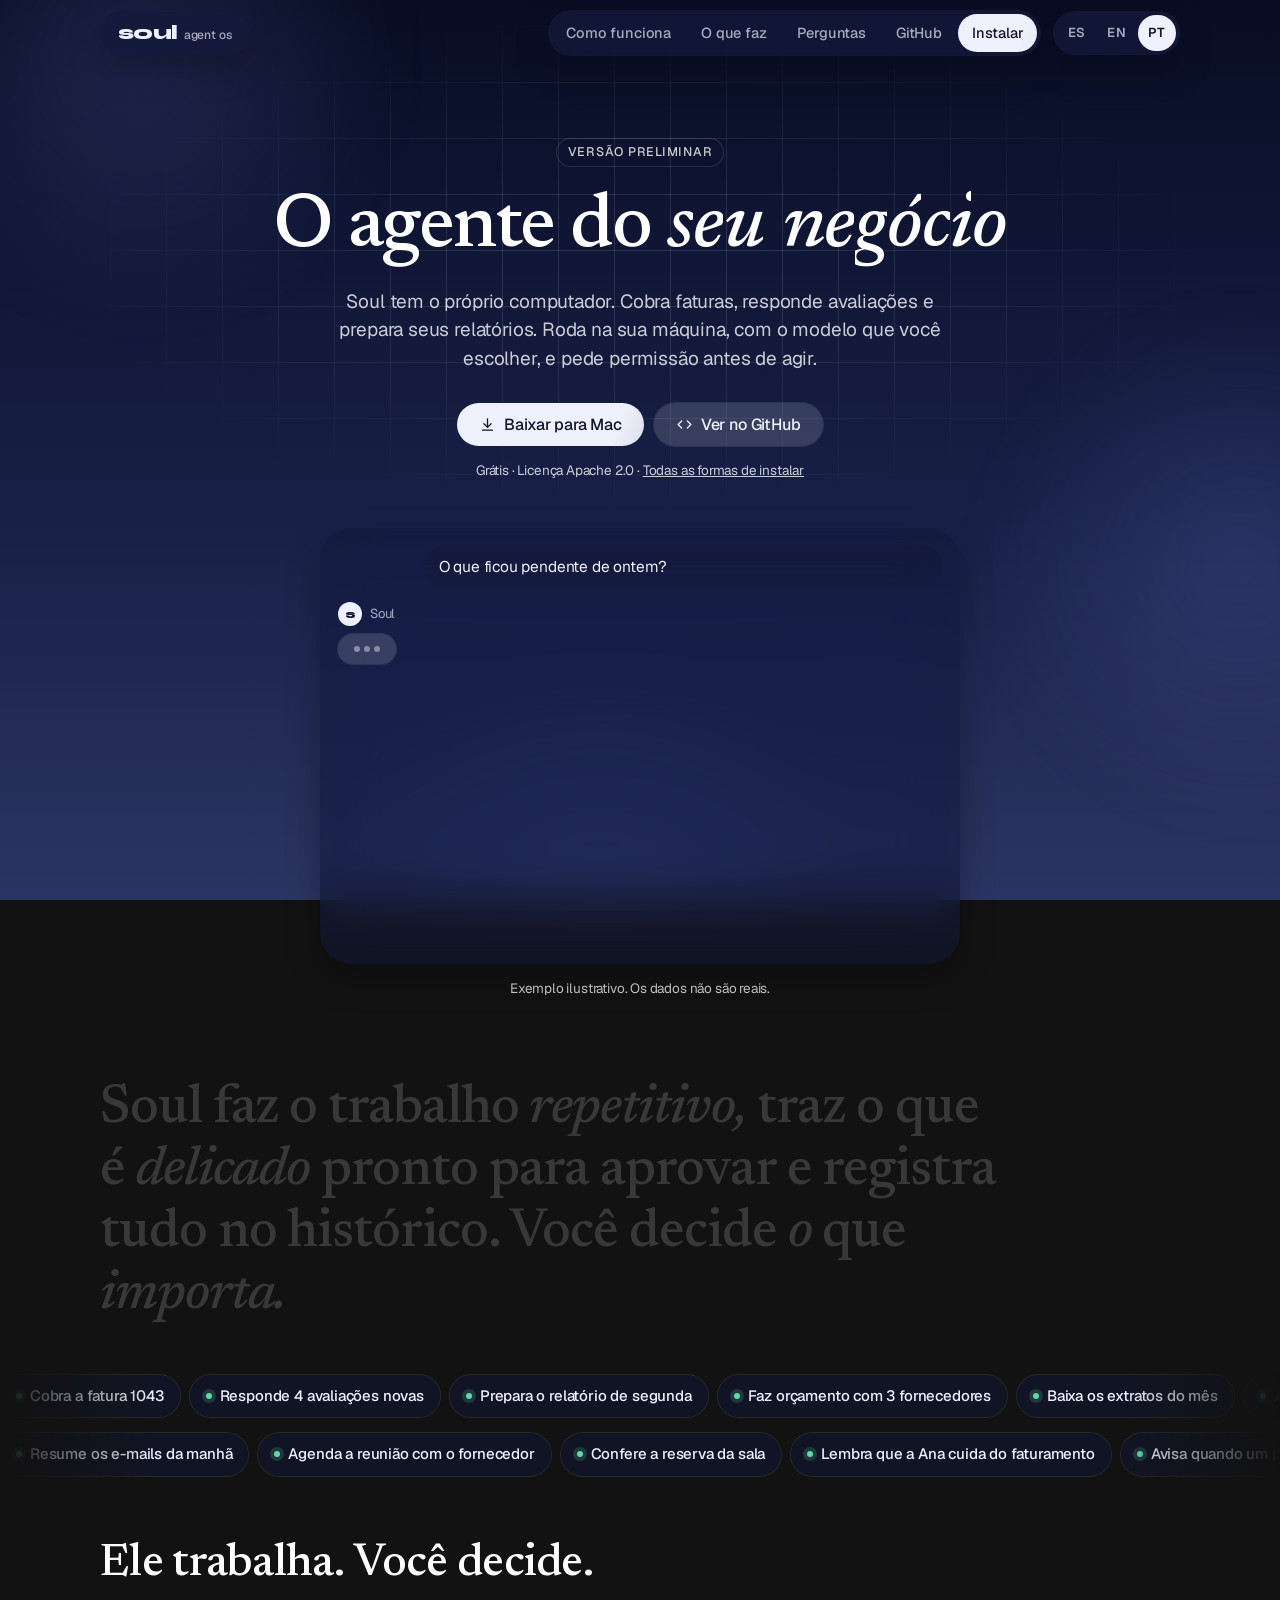
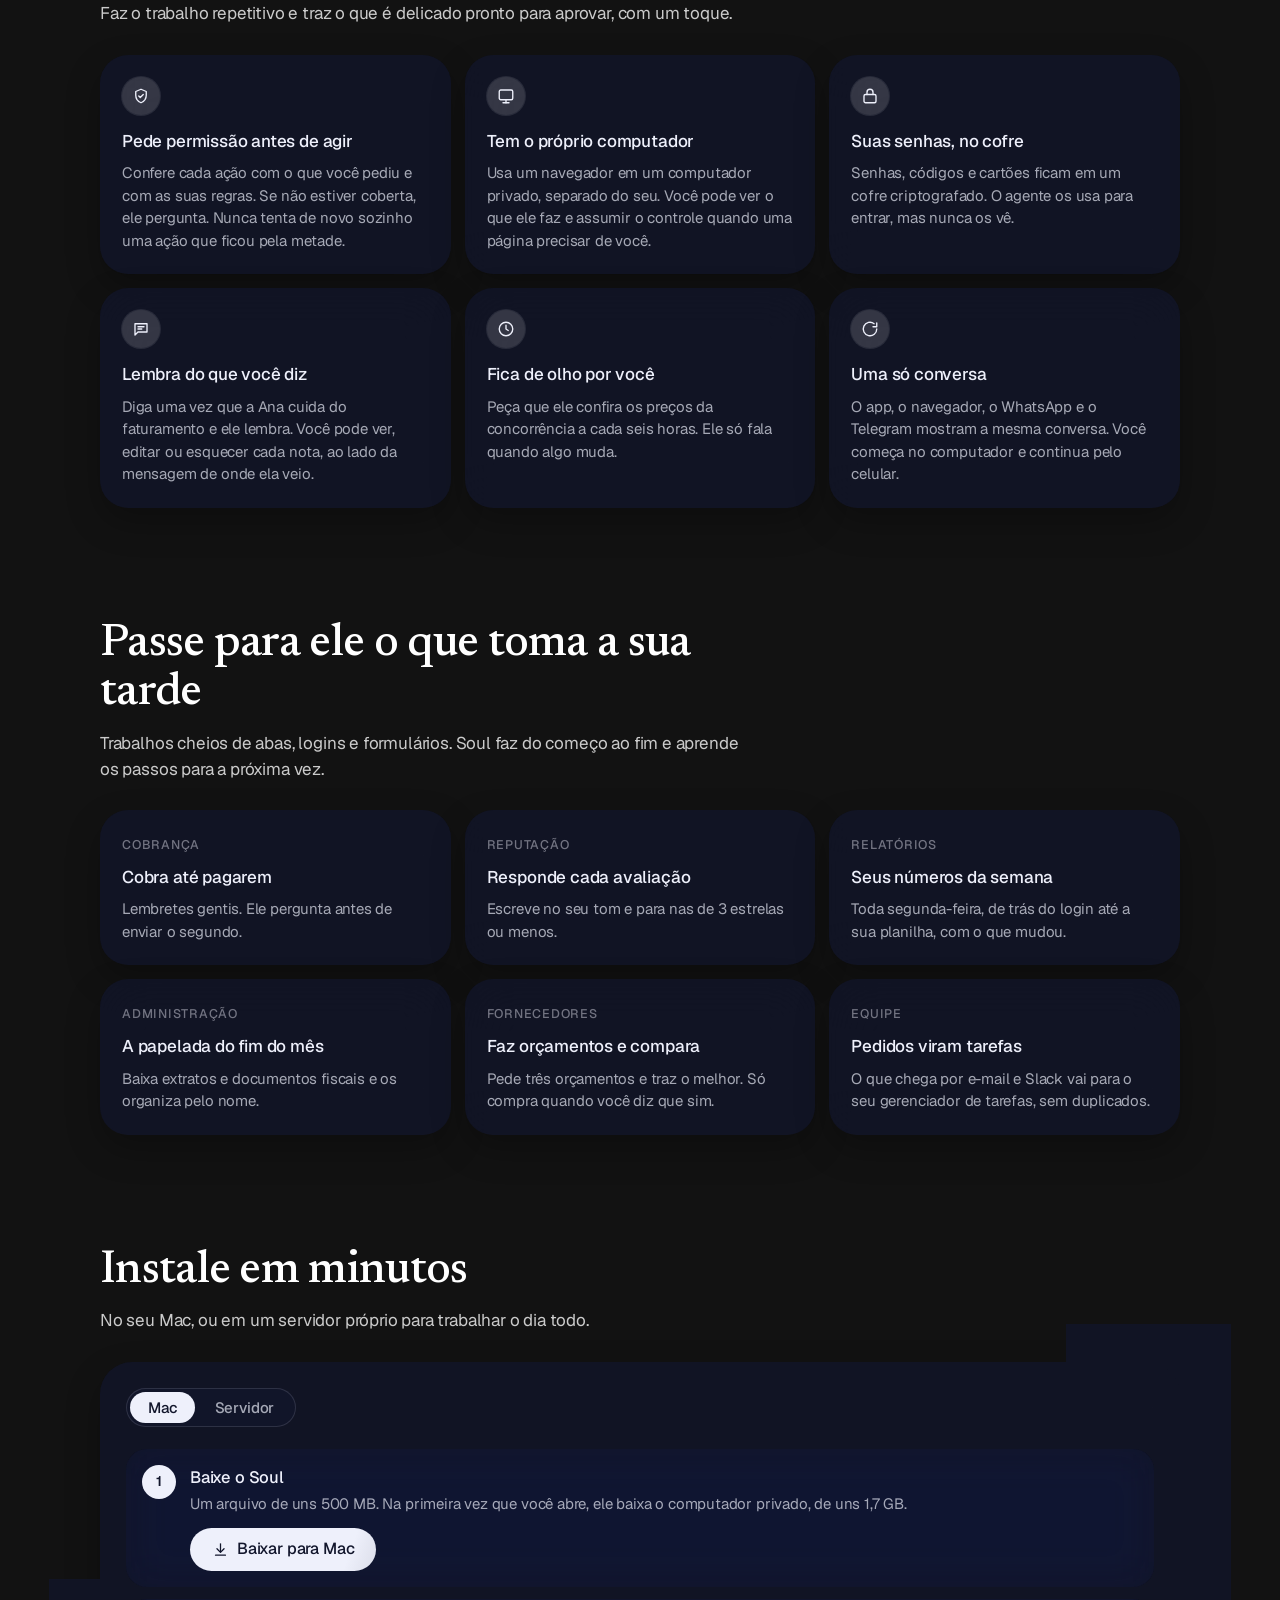
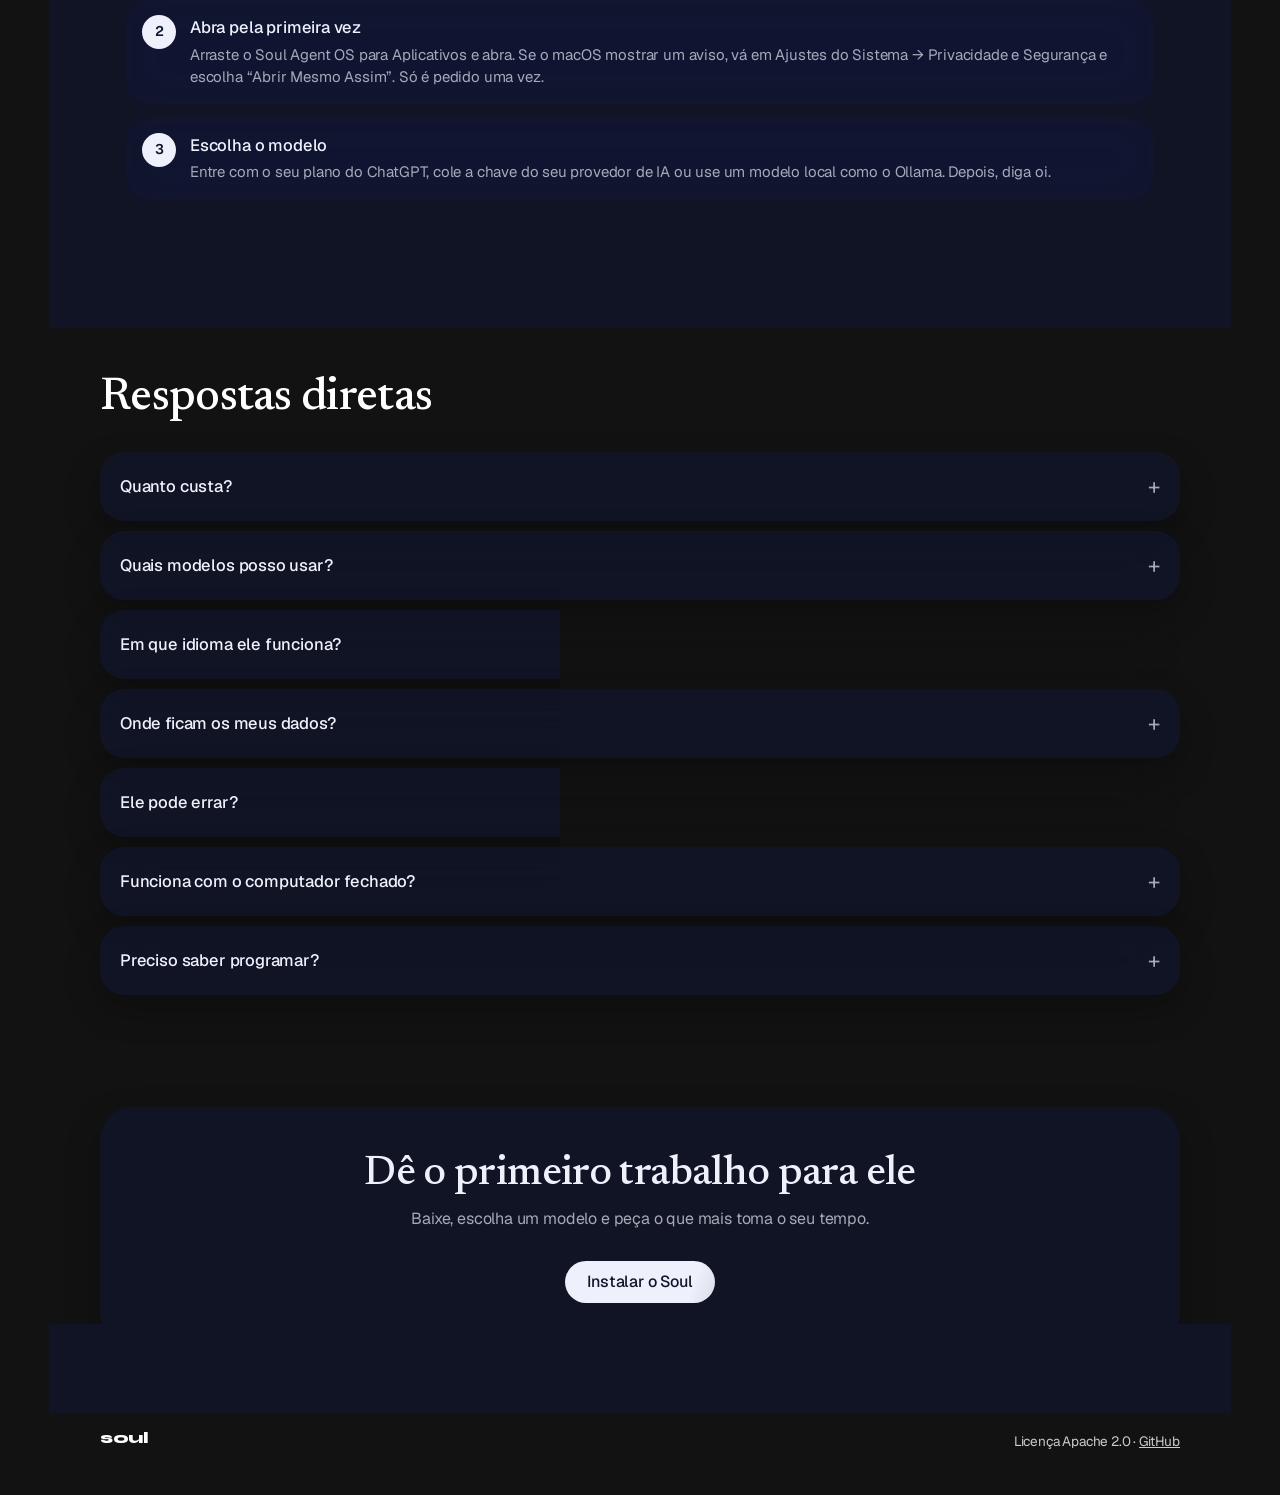
<file: pt/index.html>
<!doctype html>
<html lang="pt">
  <head>
    <meta charset="utf-8" />
    <meta name="viewport" content="width=device-width, initial-scale=1" />
    <title>Soul Agent OS · O agente do seu negócio</title>
    <meta name="description" content="Soul é um agente com o próprio computador. Cobra faturas, responde avaliações e prepara seus relatórios, e pede permissão antes de agir. Roda na sua máquina, com o modelo que você escolher." />
    <link rel="canonical" href="https://nachodev10.github.io/soul-agent/pt/" />
    <link rel="alternate" hreflang="es" href="https://nachodev10.github.io/soul-agent/" />
    <link rel="alternate" hreflang="en" href="https://nachodev10.github.io/soul-agent/en/" />
    <link rel="alternate" hreflang="pt" href="https://nachodev10.github.io/soul-agent/pt/" />
    <link rel="alternate" hreflang="x-default" href="https://nachodev10.github.io/soul-agent/" />
    <meta property="og:type" content="website" />
    <meta property="og:url" content="https://nachodev10.github.io/soul-agent/pt/" />
    <meta property="og:title" content="Soul Agent OS · O agente do seu negócio" />
    <meta property="og:description" content="Um agente que faz o trabalho repetitivo do seu negócio e pede permissão antes de agir." />
    <meta property="og:image" content="https://nachodev10.github.io/soul-agent/apple-touch-icon.png" />
    <meta property="og:locale" content="pt_BR" />
    <meta property="og:locale:alternate" content="es_419" />
    <meta property="og:locale:alternate" content="en_US" />
    <meta name="twitter:card" content="summary" />
    <meta name="theme-color" content="#86b7ea" />
    <link rel="icon" type="image/svg+xml" href="../favicon.svg" />
    <link rel="apple-touch-icon" href="../apple-touch-icon.png" />
    <link
      rel="preload"
      href="../fonts/Geist-Variable.woff2"
      as="font"
      type="font/woff2"
      crossorigin
    />
    <link
      rel="preload"
      href="../fonts/Newsreader.woff2"
      as="font"
      type="font/woff2"
      crossorigin
    />
    <link rel="stylesheet" href="../styles.css" />
    
  </head>
  <body>
  <div class="orbs" aria-hidden="true"><span></span><span></span><span></span></div>
  <header class="top">
    <div class="wrap">
      <a class="brand glass" href="#">soul <em>agent os</em></a>
      <nav class="nav glass" aria-label="Principal">
        <a href="#como">Como funciona</a>
        <a href="#tareas">O que faz</a>
        <a href="#preguntas">Perguntas</a>
        <a href="https://github.com/nachodev10/soul-agent" data-repo>GitHub</a>
        <a class="primary" href="#instalar">Instalar</a>
      </nav>
      <nav class="langs glass" aria-label="Idioma"><a href="../index.html" hreflang="es" lang="es" data-lang="es" title="Español">ES</a><a href="../en/index.html" hreflang="en" lang="en" data-lang="en" title="English">EN</a><a href="../pt/index.html" hreflang="pt" lang="pt" data-lang="pt" title="Português" aria-current="true">PT</a></nav>
    </div>
  </header>

  <main>
    <div class="hero wrap">
      <div class="hero-grid" aria-hidden="true"></div>
      <span class="eyebrow">Versão preliminar</span>
      <h1 aria-label="O agente do seu negócio">
        <span class="split" aria-hidden="true">O agente do</span>
        <span class="rotator" aria-hidden="true" data-words="seu negócio|seu hotel|seu comércio|seu consultório|seu escritório|seu time"
          >seu negócio</span
        >
      </h1>
      <p class="lead">Soul tem o próprio computador. Cobra faturas, responde avaliações e prepara seus relatórios. Roda na sua máquina, com o modelo que você escolher, e pede permissão antes de agir.</p>
      <div class="cta">
        <a class="btn btn-ink" href="#instalar">
          <svg
            viewBox="0 0 24 24"
            fill="none"
            stroke="currentColor"
            stroke-width="1.8"
            stroke-linecap="round"
            stroke-linejoin="round"
            aria-hidden="true"
          >
            <path d="M12 4v11" />
            <path d="m7 11 5 5 5-5" />
            <path d="M5 20h14" />
          </svg>
          Baixar para Mac
        </a>
        <a class="btn btn-solid" href="https://github.com/nachodev10/soul-agent" data-repo>
          <svg
            viewBox="0 0 24 24"
            fill="none"
            stroke="currentColor"
            stroke-width="1.8"
            stroke-linecap="round"
            stroke-linejoin="round"
            aria-hidden="true"
          >
            <path d="m8 7-5 5 5 5" />
            <path d="m16 7 5 5-5 5" />
          </svg>
          Ver no GitHub
        </a>
      </div>
      <p class="fine">
        Grátis · Licença Apache 2.0 ·
        <a href="#instalar">Todas as formas de instalar</a>
      </p>

      <div class="demo glass rise" aria-label="Exemplo de conversa com o Soul">
        <p class="msg me step">O que ficou pendente de ontem?</p>
        <div class="who step"><span class="av" aria-hidden="true">s</span> Soul</div>
        <div class="typing" aria-hidden="true" hidden><i></i><i></i><i></i></div>
        <p class="msg soul step">Duas coisas. Enviei o lembrete da fatura 1043 e preparei o relatório da semana. Falta uma que precisa do seu toque:</p>
        <div class="act step" id="demo-action">
          <p><b>Responder</b> · a avaliação de 2 estrelas no Booking.</p>
          <p class="why">Parei porque a avaliação tem 3 estrelas ou menos.</p>
          <p class="draft">“Obrigado por nos avisar, Marta. Já revisamos o ar-condicionado do quarto 204 e queremos convidar você a voltar com uma noite por nossa conta.”</p>
          <div class="row">
            <button class="btn btn-ink" type="button" data-approve>Responder</button>
          </div>
          <p class="done" role="status">
            <svg
              viewBox="0 0 24 24"
              width="16"
              height="16"
              fill="none"
              stroke="currentColor"
              stroke-width="2"
              stroke-linecap="round"
              stroke-linejoin="round"
              aria-hidden="true"
            >
              <path d="m5 12 5 5L20 7" />
            </svg>
            Respondida no Booking. Ficou registrada no histórico.
          </p>
        </div>
      </div>
      <p class="fine">Exemplo ilustrativo. Os dados não são reais.</p>
    </div>

    <section class="statement" aria-label="Como o Soul funciona">
      <div class="wrap">
        <p data-fill>Soul faz o trabalho *repetitivo,* traz o que é *delicado* pronto para aprovar e registra tudo no histórico. Você decide *o que importa.*</p>
      </div>
    </section>

    <div class="marquee" aria-hidden="true">
      <div class="marquee-track"><span class="chip">Cobra a fatura 1043</span>
          <span class="chip">Responde 4 avaliações novas</span>
          <span class="chip">Prepara o relatório de segunda</span>
          <span class="chip">Faz orçamento com 3 fornecedores</span>
          <span class="chip">Baixa os extratos do mês</span>
          <span class="chip">Acompanha os preços da concorrência</span>
          <span class="chip">Transforma pedidos do Slack em tarefas</span>
          <span class="chip">Organiza a papelada fiscal</span></div>
    </div>
    <div class="marquee reverse" aria-hidden="true">
      <div class="marquee-track"><span class="chip">Resume os e-mails da manhã</span>
          <span class="chip">Agenda a reunião com o fornecedor</span>
          <span class="chip">Confere a reserva da sala</span>
          <span class="chip">Lembra que a Ana cuida do faturamento</span>
          <span class="chip">Avisa quando um preço muda</span>
          <span class="chip">Arquiva os documentos pelo nome</span>
          <span class="chip">Escreve no seu tom</span>
          <span class="chip">Pede permissão antes de pagar</span></div>
    </div>

    <section id="como">
      <div class="wrap">
        <div class="head rise">
          <h2>Ele trabalha. Você decide.</h2>
          <p>Faz o trabalho repetitivo e traz o que é delicado pronto para aprovar, com um toque.</p>
        </div>
        <div class="grid">
          <article class="card glass rise spot">
            <span class="ic"
              ><svg
                viewBox="0 0 24 24"
                fill="none"
                stroke="currentColor"
                stroke-width="1.8"
                stroke-linecap="round"
                stroke-linejoin="round"
                aria-hidden="true"
              >
                <path d="M12 3 5 6v5c0 4.5 3 8.3 7 10 4-1.7 7-5.5 7-10V6z" />
                <path d="m9 12 2 2 4-4" /></svg
            ></span>
            <h3>Pede permissão antes de agir</h3>
            <p>Confere cada ação com o que você pediu e com as suas regras. Se não estiver coberta, ele pergunta. Nunca tenta de novo sozinho uma ação que ficou pela metade.</p>
          </article>
          <article class="card glass rise spot">
            <span class="ic"
              ><svg
                viewBox="0 0 24 24"
                fill="none"
                stroke="currentColor"
                stroke-width="1.8"
                stroke-linecap="round"
                stroke-linejoin="round"
                aria-hidden="true"
              >
                <rect x="3" y="4" width="18" height="13" rx="2" />
                <path d="M8 21h8" />
                <path d="M12 17v4" /></svg
            ></span>
            <h3>Tem o próprio computador</h3>
            <p>Usa um navegador em um computador privado, separado do seu. Você pode ver o que ele faz e assumir o controle quando uma página precisar de você.</p>
          </article>
          <article class="card glass rise spot">
            <span class="ic"
              ><svg
                viewBox="0 0 24 24"
                fill="none"
                stroke="currentColor"
                stroke-width="1.8"
                stroke-linecap="round"
                stroke-linejoin="round"
                aria-hidden="true"
              >
                <rect x="4" y="10" width="16" height="11" rx="2" />
                <path d="M8 10V7a4 4 0 0 1 8 0v3" /></svg
            ></span>
            <h3>Suas senhas, no cofre</h3>
            <p>Senhas, códigos e cartões ficam em um cofre criptografado. O agente os usa para entrar, mas nunca os vê.</p>
          </article>
          <article class="card glass rise spot">
            <span class="ic"
              ><svg
                viewBox="0 0 24 24"
                fill="none"
                stroke="currentColor"
                stroke-width="1.8"
                stroke-linecap="round"
                stroke-linejoin="round"
                aria-hidden="true"
              >
                <path d="M4 5h16v11H8l-4 4z" />
                <path d="M8 9h8" />
                <path d="M8 12h5" /></svg
            ></span>
            <h3>Lembra do que você diz</h3>
            <p>Diga uma vez que a Ana cuida do faturamento e ele lembra. Você pode ver, editar ou esquecer cada nota, ao lado da mensagem de onde ela veio.</p>
          </article>
          <article class="card glass rise spot">
            <span class="ic"
              ><svg
                viewBox="0 0 24 24"
                fill="none"
                stroke="currentColor"
                stroke-width="1.8"
                stroke-linecap="round"
                stroke-linejoin="round"
                aria-hidden="true"
              >
                <circle cx="12" cy="12" r="9" />
                <path d="M12 7v5l3 2" /></svg
            ></span>
            <h3>Fica de olho por você</h3>
            <p>Peça que ele confira os preços da concorrência a cada seis horas. Ele só fala quando algo muda.</p>
          </article>
          <article class="card glass rise spot">
            <span class="ic"
              ><svg
                viewBox="0 0 24 24"
                fill="none"
                stroke="currentColor"
                stroke-width="1.8"
                stroke-linecap="round"
                stroke-linejoin="round"
                aria-hidden="true"
              >
                <path d="M21 12a9 9 0 1 1-3.5-7.1" />
                <path d="M21 4v5h-5" /></svg
            ></span>
            <h3>Uma só conversa</h3>
            <p>O app, o navegador, o WhatsApp e o Telegram mostram a mesma conversa. Você começa no computador e continua pelo celular.</p>
          </article>
        </div>
      </div>
    </section>

    <section id="tareas">
      <div class="wrap">
        <div class="head rise">
          <h2>Passe para ele o que toma a sua tarde</h2>
          <p>Trabalhos cheios de abas, logins e formulários. Soul faz do começo ao fim e aprende os passos para a próxima vez.</p>
        </div>
        <div class="grid">
          <article class="card glass rise spot">
            <span class="tag">Cobrança</span>
            <h3>Cobra até pagarem</h3>
            <p>Lembretes gentis. Ele pergunta antes de enviar o segundo.</p>
          </article>
          <article class="card glass rise spot">
            <span class="tag">Reputação</span>
            <h3>Responde cada avaliação</h3>
            <p>Escreve no seu tom e para nas de 3 estrelas ou menos.</p>
          </article>
          <article class="card glass rise spot">
            <span class="tag">Relatórios</span>
            <h3>Seus números da semana</h3>
            <p>Toda segunda-feira, de trás do login até a sua planilha, com o que mudou.</p>
          </article>
          <article class="card glass rise spot">
            <span class="tag">Administração</span>
            <h3>A papelada do fim do mês</h3>
            <p>Baixa extratos e documentos fiscais e os organiza pelo nome.</p>
          </article>
          <article class="card glass rise spot">
            <span class="tag">Fornecedores</span>
            <h3>Faz orçamentos e compara</h3>
            <p>Pede três orçamentos e traz o melhor. Só compra quando você diz que sim.</p>
          </article>
          <article class="card glass rise spot">
            <span class="tag">Equipe</span>
            <h3>Pedidos viram tarefas</h3>
            <p>O que chega por e-mail e Slack vai para o seu gerenciador de tarefas, sem duplicados.</p>
          </article>
        </div>
      </div>
    </section>

    <section id="instalar">
      <div class="wrap">
        <div class="head rise">
          <h2>Instale em minutos</h2>
          <p>No seu Mac, ou em um servidor próprio para trabalhar o dia todo.</p>
        </div>
        <div class="install glass rise">
          <div class="seg" role="tablist" aria-label="Forma de instalar">
            <button type="button" role="tab" aria-selected="true" aria-controls="mac" id="tab-mac">
              Mac
            </button>
            <button
              type="button"
              role="tab"
              aria-selected="false"
              aria-controls="server"
              id="tab-server"
            >
              Servidor
            </button>
          </div>

          <div id="mac" role="tabpanel" aria-labelledby="tab-mac">
            <ol class="steps">
              <li class="glass-2">
                <div>
                  <b>Baixe o Soul</b>
                  <p>Um arquivo de uns 500 MB. Na primeira vez que você abre, ele baixa o computador privado, de uns 1,7 GB.</p>
                  <a class="btn btn-ink" href="https://github.com/nachodev10/soul-agent/releases/latest/download/soul-agent-os-arm64.dmg" data-download>
                    <svg
                      viewBox="0 0 24 24"
                      fill="none"
                      stroke="currentColor"
                      stroke-width="1.8"
                      stroke-linecap="round"
                      stroke-linejoin="round"
                      aria-hidden="true"
                    >
                      <path d="M12 4v11" />
                      <path d="m7 11 5 5 5-5" />
                      <path d="M5 20h14" />
                    </svg>
                    Baixar para Mac
                  </a>
                </div>
              </li>
              <li class="glass-2">
                <div>
                  <b>Abra pela primeira vez</b>
                  <p>Arraste o Soul Agent OS para Aplicativos e abra. Se o macOS mostrar um aviso, vá em Ajustes do Sistema → Privacidade e Segurança e escolha “Abrir Mesmo Assim”. Só é pedido uma vez.</p>
                </div>
              </li>
              <li class="glass-2">
                <div>
                  <b>Escolha o modelo</b>
                  <p>Entre com o seu plano do ChatGPT, cole a chave do seu provedor de IA ou use um modelo local como o Ollama. Depois, diga oi.</p>
                </div>
              </li>
            </ol>
            <p class="req">Você precisa do macOS 14 ou posterior, em um Mac com chip Apple, e de uns 20 GB livres.</p>
          </div>

          <div id="server" role="tabpanel" aria-labelledby="tab-server" hidden>
            <ol class="steps">
              <li class="glass-2">
                <div>
                  <b>Peça acesso</b>
                  <p>A instalação em servidor é feita para cada negócio. Escreva para nós e enviamos o acesso e as instruções.</p>
                  <a class="btn btn-ink" href="https://github.com/nachodev10/soul-agent/issues/new?title=Quero%20instalar%20o%20Soul%20em%20um%20servidor"> Pedir acesso </a>
                </div>
              </li>
              <li class="glass-2">
                <div>
                  <b>Prepare o servidor</b>
                  <p>Você precisa de Docker com Compose e de uns 8 GB de memória.</p>
                </div>
              </li>
              <li class="glass-2">
                <div>
                  <b>Ligue com dois comandos</b>
                  <p>Um gera as chaves privadas sem mostrá-las e o outro liga o Soul. Depois, abra o endereço do servidor.</p>
                </div>
              </li>
            </ol>
            <p class="req">Em um servidor, o Soul continua trabalhando mesmo com o seu computador desligado.</p>
          </div>
        </div>
      </div>
    </section>

    <section id="preguntas">
      <div class="wrap">
        <div class="head rise">
          <h2>Respostas diretas</h2>
        </div>
        <div class="faq">
          <details class="glass rise spot">
            <summary>Quanto custa?</summary>
            <p>Soul é grátis. Você paga só o modelo de IA que usar, direto ao seu provedor. Um modelo local não tem custo por consulta. Em Uso, você vê quanto já foi gasto.</p>
          </details>
          <details class="glass rise spot">
            <summary>Quais modelos posso usar?</summary>
            <p>Seu plano do ChatGPT, ou a chave da OpenAI, Anthropic, Google, OpenRouter e muitos outros. Modelos locais pelo Ollama também funcionam. Você pode trocar quando quiser.</p>
          </details>
          <details class="glass rise spot">
            <summary>Em que idioma ele funciona?</summary>
            <p>Soul responde no idioma em que você escreve: português, espanhol, inglês e muitos outros. Por enquanto, os menus do app estão em inglês.</p>
          </details>
          <details class="glass rise spot">
            <summary>Onde ficam os meus dados?</summary>
            <p>No computador ou servidor onde o Soul roda. Seu provedor de IA recebe o que cada tarefa precisa. Quando você conecta apps como Gmail ou Slack, esses dados passam pelo serviço que faz a conexão.</p>
          </details>
          <details class="glass rise spot">
            <summary>Ele pode errar?</summary>
            <p>Sim, como qualquer pessoa nova na equipe. Por isso pede permissão para o que você não autorizou, trabalha à vista e registra tudo no histórico. Você pode pará-lo a qualquer momento.</p>
          </details>
          <details class="glass rise spot">
            <summary>Funciona com o computador fechado?</summary>
            <p>No Mac, ele trabalha enquanto o app está aberto ou minimizado na barra de menus. Se você fechar o app ou o Mac dormir, ele espera. Para trabalhar o dia todo, instale em um servidor.</p>
          </details>
          <details class="glass rise spot">
            <summary>Preciso saber programar?</summary>
            <p>Não. No Mac, ele se instala como qualquer app e você fala com ele como com uma pessoa. Com o servidor, a gente ajuda.</p>
          </details>
        </div>
      </div>
    </section>

    <section>
      <div class="wrap">
        <div class="closing glass rise">
          <h2>Dê o primeiro trabalho para ele</h2>
          <p>Baixe, escolha um modelo e peça o que mais toma o seu tempo.</p>
          <div class="cta">
            <a class="btn btn-ink" href="#instalar">Instalar o Soul</a>
          </div>
        </div>
      </div>
    </section>
  </main>

  <footer>
    <div class="wrap">
      <span class="mark">soul</span>
      <span>Licença Apache 2.0 · <a href="https://github.com/nachodev10/soul-agent" data-repo>GitHub</a></span>
    </div>
  </footer>

    <script src="../main.js"></script>
  </body>
</html>
</file>
<file: styles.css>
@font-face {
  font-family: 'Geist';
  src: url('fonts/Geist-Variable.woff2') format('woff2');
  font-weight: 100 900;
  font-display: swap;
}
@font-face {
  font-family: 'Newsreader';
  src: url('fonts/Newsreader.woff2') format('woff2');
  font-weight: 400 500;
  font-display: swap;
}
@font-face {
  font-family: 'Newsreader';
  src: url('fonts/Newsreader-Italic.woff2') format('woff2');
  font-weight: 400 500;
  font-style: italic;
  font-display: swap;
}
@font-face {
  font-family: 'Syne';
  src: url('fonts/Syne-ExtraBold.woff2') format('woff2');
  font-weight: 800;
  font-display: swap;
}

:root {
  color-scheme: light;
  --sky-a: #3f83d6;
  --sky-b: #86b7ea;
  --sky-c: #dfeaf4;
  --ink: #1a1b1f;
  --ink-2: rgba(26, 27, 31, 0.62);
  --ink-3: rgba(26, 27, 31, 0.4);
  --ink-inv: #ffffff;
  --card: rgba(255, 255, 255, 0.58);
  --card-2: rgba(255, 255, 255, 0.36);
  --sheet: rgba(250, 251, 254, 0.86);
  --solid: #ffffff;
  --hair: rgba(26, 27, 31, 0.1);
  --bar: rgba(255, 255, 255, 0.76);
  --on-sky: #1a1b1f;
  --on-sky-2: rgba(26, 27, 31, 0.64);
  --ok: #157a53;
  --shadow: 0 1px 1px rgba(20, 30, 60, 0.04), 0 14px 34px rgba(20, 30, 60, 0.09);
  --lift: 0 1px 2px rgba(20, 30, 60, 0.1), 0 0 0 1px rgba(26, 27, 31, 0.06);
  --font-ui: 'Geist', 'Helvetica Neue', Helvetica, Arial, sans-serif;
  --font-serif: 'Newsreader', 'Iowan Old Style', Georgia, serif;
  --font-logo: 'Syne', 'Geist', 'Helvetica Neue', Arial, sans-serif;
}
:root[data-theme='dark'] {
  color-scheme: dark;
  --ink: #eef0fb;
  --ink-2: rgba(238, 240, 251, 0.68);
  --ink-3: rgba(238, 240, 251, 0.44);
  --ink-inv: #12162c;
  --card: rgba(18, 24, 54, 0.52);
  --card-2: rgba(18, 24, 54, 0.34);
  --sheet: rgba(17, 22, 48, 0.9);
  --solid: rgba(255, 255, 255, 0.15);
  --hair: rgba(238, 240, 251, 0.13);
  --bar: rgba(20, 26, 58, 0.8);
  --on-sky: #ffffff;
  --on-sky-2: rgba(255, 255, 255, 0.78);
  --ok: #62d8a7;
  --shadow: 0 14px 34px rgba(0, 0, 0, 0.26);
  --lift: 0 0 0 1px rgba(238, 240, 251, 0.1);
}

* {
  box-sizing: border-box;
}
html {
  scroll-behavior: smooth;
  scroll-padding-top: 88px;
}
body {
  margin: 0;
  min-height: 100vh;
  background: linear-gradient(var(--sky-a), var(--sky-b) 55%, var(--sky-c)) fixed;
  color: var(--ink);
  font: 400 16px/1.5 var(--font-ui);
  letter-spacing: -0.011em;
  -webkit-font-smoothing: antialiased;
  transition: background 1.2s ease;
}
a {
  color: inherit;
}
h1,
h2,
h3,
p {
  margin: 0;
}
:focus-visible {
  outline: 2px solid var(--ink);
  outline-offset: 2px;
}
.glass {
  background: var(--card);
  -webkit-backdrop-filter: blur(26px) saturate(1.25);
  backdrop-filter: blur(26px) saturate(1.25);
  box-shadow: var(--shadow);
}
.glass-2 {
  background: var(--card-2);
  -webkit-backdrop-filter: blur(20px) saturate(1.2);
  backdrop-filter: blur(20px) saturate(1.2);
}
.wrap {
  width: min(100% - 32px, 1080px);
  margin-inline: auto;
}
.sr-only {
  position: absolute;
  width: 1px;
  height: 1px;
  overflow: hidden;
  clip: rect(0 0 0 0);
}

.top {
  position: sticky;
  top: 0;
  z-index: 10;
  padding-block: 10px;
}
.top .wrap {
  display: flex;
  align-items: center;
  justify-content: space-between;
  gap: 12px;
}
.brand {
  display: inline-flex;
  align-items: baseline;
  gap: 6px;
  padding: 11px 18px 12px;
  border-radius: 999px;
  background: var(--bar);
  text-decoration: none;
  font: 800 19px/1 var(--font-logo);
  letter-spacing: -0.03em;
}
.brand em {
  font: 500 12px/1 var(--font-ui);
  font-style: normal;
  letter-spacing: -0.011em;
  color: var(--ink-2);
}
.nav {
  display: flex;
  align-items: center;
  gap: 2px;
  padding: 4px;
  border-radius: 999px;
  background: var(--bar);
}
.nav a {
  padding: 8px 14px;
  border-radius: 999px;
  text-decoration: none;
  color: var(--ink-2);
  font-weight: 500;
  font-size: 14.5px;
  transition:
    background 0.2s,
    color 0.2s;
}
.nav a:hover {
  color: var(--ink);
  background: var(--card-2);
}
.nav a.primary {
  background: var(--ink);
  color: var(--ink-inv);
}

.btn {
  display: inline-flex;
  align-items: center;
  gap: 8px;
  padding: 13px 22px;
  border-radius: 999px;
  font: 500 16px/1 var(--font-ui);
  letter-spacing: -0.011em;
  text-decoration: none;
  border: 0;
  cursor: pointer;
  transition:
    transform 0.15s ease,
    background 0.2s;
}
.btn:hover {
  transform: translateY(-1px);
}
.btn:active {
  transform: scale(0.97);
}
.btn-ink {
  background: var(--ink);
  color: var(--ink-inv);
}
.btn-solid {
  background: var(--solid);
  color: var(--ink);
  box-shadow: var(--lift);
}
.btn svg {
  width: 17px;
  height: 17px;
  flex: none;
}

.hero {
  padding-block: 72px 40px;
  text-align: center;
}
.eyebrow {
  display: inline-block;
  padding: 5px 12px;
  border-radius: 999px;
  font-size: 12.5px;
  font-weight: 500;
  letter-spacing: 0.06em;
  text-transform: uppercase;
  color: var(--on-sky-2);
  box-shadow: inset 0 0 0 1px var(--hair);
}
.hero h1 {
  margin-top: 22px;
  font: 400 clamp(44px, 7vw, 76px) / 1.04 var(--font-serif);
  letter-spacing: -0.02em;
  color: var(--on-sky);
}
.hero h1 em {
  font-style: italic;
}
.hero .lead {
  max-width: 620px;
  margin: 20px auto 0;
  font-size: clamp(17px, 2vw, 19px);
  color: var(--on-sky-2);
}
.cta {
  display: flex;
  flex-wrap: wrap;
  justify-content: center;
  gap: 10px;
  margin-top: 30px;
}
.fine {
  margin-top: 14px;
  font-size: 13.5px;
  color: var(--on-sky-2);
}
.fine a {
  color: inherit;
}

.demo {
  max-width: 640px;
  margin: 48px auto 0;
  padding: 18px;
  border-radius: 32px;
  text-align: left;
}
.msg {
  max-width: 86%;
  padding: 10px 16px;
  border-radius: 21px;
  font-size: 15.5px;
  line-height: 1.38;
}
.msg + .msg,
.msg + .act,
.act + .msg {
  margin-top: 10px;
}
.msg.me {
  margin-left: auto;
  background: var(--card-2);
}
.msg.soul {
  background: var(--solid);
  box-shadow: var(--lift);
}
.who {
  display: flex;
  align-items: center;
  gap: 8px;
  margin: 14px 0 8px;
  font-size: 13px;
  color: var(--ink-2);
}
.av {
  display: grid;
  place-items: center;
  width: 24px;
  height: 24px;
  border-radius: 50%;
  background: var(--ink);
  color: var(--ink-inv);
  font: 800 12px/1 var(--font-logo);
}
.act {
  padding: 16px;
  border-radius: 28px;
  background: var(--solid);
  box-shadow: var(--lift);
}
.act p {
  font-size: 15.5px;
}
.act .why {
  margin-top: 6px;
  font-size: 13.5px;
  color: var(--ink-2);
}
.act .draft {
  margin-top: 12px;
  padding: 12px 14px;
  border-radius: 16px;
  background: var(--card-2);
  box-shadow: inset 0 0 0 1px var(--hair);
  font-size: 14.5px;
  color: var(--ink-2);
}
.act .row {
  display: flex;
  flex-wrap: wrap;
  gap: 8px;
  margin-top: 14px;
}
.act .btn {
  padding: 10px 16px;
  font-size: 14.5px;
}
.done {
  display: none;
  align-items: center;
  gap: 8px;
  margin-top: 14px;
  font-size: 14.5px;
  color: var(--ok);
  font-weight: 500;
}
.act.is-done .row {
  display: none;
}
.act.is-done .done {
  display: flex;
}

section {
  padding-block: 56px;
}
.head {
  max-width: 640px;
  margin-bottom: 28px;
}
.head h2 {
  font: 400 clamp(32px, 4.4vw, 46px) / 1.08 var(--font-serif);
  letter-spacing: -0.015em;
  color: var(--on-sky);
}
.head p {
  margin-top: 12px;
  font-size: 17px;
  color: var(--on-sky-2);
}
.grid {
  display: grid;
  grid-template-columns: repeat(auto-fit, minmax(min(100%, 300px), 1fr));
  gap: 14px;
}
.card {
  padding: 22px;
  border-radius: 28px;
}
.card h3 {
  font-size: 17px;
  font-weight: 500;
  letter-spacing: -0.011em;
}
.card p {
  margin-top: 8px;
  font-size: 15px;
  color: var(--ink-2);
}
.card .ic {
  display: grid;
  place-items: center;
  width: 38px;
  height: 38px;
  margin-bottom: 14px;
  border-radius: 50%;
  background: var(--solid);
  box-shadow: var(--lift);
}
.ic svg {
  width: 18px;
  height: 18px;
}
.tag {
  display: inline-block;
  margin-bottom: 10px;
  font-size: 12.5px;
  font-weight: 500;
  letter-spacing: 0.06em;
  text-transform: uppercase;
  color: var(--ink-3);
}

.install {
  padding: 26px;
  border-radius: 32px;
}
.seg {
  display: inline-flex;
  gap: 2px;
  padding: 4px;
  border-radius: 999px;
  background: var(--card-2);
  box-shadow: inset 0 0 0 1px var(--hair);
}
.seg button {
  padding: 8px 18px;
  border: 0;
  border-radius: 999px;
  background: none;
  color: var(--ink-2);
  font: 500 15px/1 var(--font-ui);
  letter-spacing: -0.011em;
  cursor: pointer;
}
.seg button[aria-selected='true'] {
  background: var(--ink);
  color: var(--ink-inv);
}
.steps {
  display: grid;
  gap: 12px;
  margin: 22px 0 0;
  padding: 0;
  list-style: none;
  counter-reset: step;
}
.steps li {
  display: grid;
  grid-template-columns: 34px 1fr;
  gap: 14px;
  padding: 16px;
  border-radius: 21px;
  counter-increment: step;
}
.steps li::before {
  content: counter(step);
  display: grid;
  place-items: center;
  width: 34px;
  height: 34px;
  border-radius: 50%;
  background: var(--ink);
  color: var(--ink-inv);
  font-weight: 600;
  font-size: 14px;
}
.steps b {
  display: block;
  font-weight: 500;
  font-size: 16.5px;
}
.steps p {
  margin-top: 4px;
  font-size: 15px;
  color: var(--ink-2);
}
.steps .btn {
  margin-top: 12px;
}
pre {
  margin: 10px 0 0;
  padding: 12px 14px;
  overflow-x: auto;
  border-radius: 13px;
  background: var(--card-2);
  box-shadow: inset 0 0 0 1px var(--hair);
  font:
    13.5px/1.6 ui-monospace,
    'SF Mono',
    Menlo,
    monospace;
  color: var(--ink);
}
.req {
  margin-top: 16px;
  font-size: 13.5px;
  color: var(--ink-2);
}
[hidden] {
  display: none !important;
}

.faq {
  display: grid;
  gap: 10px;
}
details {
  border-radius: 24px;
  padding: 4px 20px;
}
summary {
  display: flex;
  justify-content: space-between;
  align-items: center;
  gap: 12px;
  padding-block: 14px;
  cursor: pointer;
  list-style: none;
  font-weight: 500;
  font-size: 16.5px;
}
summary::-webkit-details-marker {
  display: none;
}
summary::after {
  content: '+';
  font-size: 22px;
  font-weight: 400;
  color: var(--ink-2);
  transition: transform 0.2s;
}
details[open] summary::after {
  transform: rotate(45deg);
}
details p {
  padding-bottom: 16px;
  font-size: 15.5px;
  color: var(--ink-2);
}

.closing {
  padding: 44px 26px;
  border-radius: 32px;
  text-align: center;
}
.closing h2 {
  font: 400 clamp(30px, 4vw, 42px) / 1.1 var(--font-serif);
  letter-spacing: -0.015em;
}
.closing p {
  margin-top: 10px;
  color: var(--ink-2);
}
footer {
  padding-block: 28px 44px;
  font-size: 13.5px;
  color: var(--on-sky-2);
}
footer .wrap {
  display: flex;
  flex-wrap: wrap;
  justify-content: space-between;
  gap: 12px;
}
footer .mark {
  font: 800 15px/1 var(--font-logo);
  letter-spacing: -0.03em;
  color: var(--on-sky);
}

.rise {
  opacity: 0;
  transform: translateY(8px);
  transition:
    opacity 0.45s ease,
    transform 0.45s ease;
}
.rise.in {
  opacity: 1;
  transform: none;
}
@media (max-width: 720px) {
  .nav a:not(.primary) {
    display: none;
  }
  .hero {
    padding-top: 44px;
  }
}
@media (prefers-reduced-motion: reduce) {
  *,
  *::before,
  *::after {
    animation: none !important;
    transition: none !important;
  }
  html {
    scroll-behavior: auto;
  }
  .rise {
    opacity: 1;
    transform: none;
  }
}

.orbs {
  position: fixed;
  inset: 0;
  z-index: -1;
  overflow: hidden;
  pointer-events: none;
}
.orbs span {
  position: absolute;
  width: 46vmax;
  height: 46vmax;
  border-radius: 50%;
  background: radial-gradient(circle, rgba(255, 255, 255, 0.42), transparent 62%);
  filter: blur(30px);
  animation: drift 38s ease-in-out infinite alternate;
}
:root[data-theme='dark'] .orbs span {
  background: radial-gradient(circle, rgba(140, 150, 255, 0.16), transparent 62%);
}
.orbs span:nth-child(1) {
  top: -18vmax;
  left: -12vmax;
}
.orbs span:nth-child(2) {
  top: 30vh;
  right: -20vmax;
  animation-duration: 46s;
  animation-delay: -12s;
}
.orbs span:nth-child(3) {
  bottom: -24vmax;
  left: 24vw;
  animation-duration: 54s;
  animation-delay: -26s;
}
@keyframes drift {
  to {
    transform: translate3d(9vmax, 6vmax, 0) scale(1.12);
  }
}

.hero {
  position: relative;
}
.hero-grid {
  position: absolute;
  inset: -40px -8vw auto;
  height: 620px;
  z-index: -1;
  pointer-events: none;
  background-image:
    linear-gradient(var(--hair) 1px, transparent 1px),
    linear-gradient(90deg, var(--hair) 1px, transparent 1px);
  background-size: 56px 56px;
  -webkit-mask-image: radial-gradient(ellipse 60% 55% at 50% 38%, #000 20%, transparent 75%);
  mask-image: radial-gradient(ellipse 60% 55% at 50% 38%, #000 20%, transparent 75%);
  animation: grid-pan 30s linear infinite;
}
@keyframes grid-pan {
  to {
    background-position:
      0 56px,
      56px 0;
  }
}

.split .w {
  display: inline-block;
  opacity: 0;
  filter: blur(10px);
  transform: translateY(0.35em);
  animation: word-in 0.9s cubic-bezier(0.2, 0.8, 0.2, 1) forwards;
  animation-delay: calc(var(--i) * 90ms + 120ms);
}
@keyframes word-in {
  to {
    opacity: 1;
    filter: none;
    transform: none;
  }
}

.rotator {
  display: inline-flex;
  white-space: nowrap;
}
.rotator .l {
  display: inline-block;
  font-style: italic;
  background: linear-gradient(
    100deg,
    var(--on-sky) 0%,
    var(--on-sky) 30%,
    #ffffff 45%,
    #f3b98f 55%,
    var(--on-sky) 70%,
    var(--on-sky) 100%
  );
  background-size: 300% 100%;
  -webkit-background-clip: text;
  background-clip: text;
  color: transparent;
  animation:
    letter-in 0.6s cubic-bezier(0.2, 0.8, 0.2, 1) both,
    sheen 6s ease-in-out infinite;
  animation-delay: calc(var(--i) * 34ms), calc(var(--i) * 60ms);
}
.rotator .l.out {
  animation: letter-out 0.35s ease-in both;
  animation-delay: calc(var(--i) * 18ms);
}
.rotator .sp {
  width: 0.26em;
}
@keyframes letter-in {
  from {
    opacity: 0;
    transform: translateY(0.45em) rotate(6deg);
    filter: blur(6px);
  }
}
@keyframes letter-out {
  to {
    opacity: 0;
    transform: translateY(-0.4em) rotate(-6deg);
    filter: blur(6px);
  }
}
@keyframes sheen {
  0%,
  20% {
    background-position: 100% 0;
  }
  60%,
  100% {
    background-position: 0 0;
  }
}

.btn-ink {
  position: relative;
  overflow: hidden;
  isolation: isolate;
}
.btn-ink::after {
  content: '';
  position: absolute;
  inset: 0;
  z-index: -1;
  background: linear-gradient(
    110deg,
    transparent 35%,
    rgba(255, 255, 255, 0.28) 50%,
    transparent 65%
  );
  background-size: 250% 100%;
  animation: shimmer 4.5s ease-in-out infinite;
}
:root[data-theme='dark'] .btn-ink::after {
  background-image: linear-gradient(
    110deg,
    transparent 35%,
    rgba(18, 22, 44, 0.18) 50%,
    transparent 65%
  );
}
@keyframes shimmer {
  0%,
  55% {
    background-position: 120% 0;
  }
  100% {
    background-position: -60% 0;
  }
}

.spot {
  position: relative;
  isolation: isolate;
  transition:
    transform 0.35s cubic-bezier(0.2, 0.8, 0.2, 1),
    box-shadow 0.35s;
}
.spot::before {
  content: '';
  position: absolute;
  inset: 0;
  z-index: -1;
  border-radius: inherit;
  background: radial-gradient(
    420px circle at var(--mx, 50%) var(--my, 50%),
    rgba(255, 255, 255, 0.55),
    transparent 42%
  );
  opacity: 0;
  transition: opacity 0.3s;
}
.spot::after {
  content: '';
  position: absolute;
  inset: 0;
  border-radius: inherit;
  padding: 1px;
  background: radial-gradient(
    260px circle at var(--mx, 50%) var(--my, 50%),
    rgba(255, 255, 255, 0.95),
    transparent 60%
  );
  -webkit-mask:
    linear-gradient(#000 0 0) content-box,
    linear-gradient(#000 0 0);
  -webkit-mask-composite: xor;
  mask-composite: exclude;
  opacity: 0;
  transition: opacity 0.3s;
  pointer-events: none;
}
:root[data-theme='dark'] .spot::before {
  background: radial-gradient(
    420px circle at var(--mx, 50%) var(--my, 50%),
    rgba(160, 175, 255, 0.16),
    transparent 42%
  );
}
.spot:hover {
  transform: translateY(-3px);
}
.spot:hover::before,
.spot:hover::after {
  opacity: 1;
}

.statement {
  padding-block: 40px;
}
.statement p {
  max-width: 900px;
  font: 400 clamp(30px, 4.6vw, 54px) / 1.15 var(--font-serif);
  letter-spacing: -0.02em;
  color: var(--on-sky);
}
.statement .w {
  opacity: 0.16;
  transition: opacity 0.25s linear;
}
.statement .w.lit {
  opacity: 1;
}
.statement .w.key {
  font-style: italic;
}

.marquee {
  position: relative;
  overflow: hidden;
  padding-block: 8px;
  -webkit-mask-image: linear-gradient(90deg, transparent, #000 12%, #000 88%, transparent);
  mask-image: linear-gradient(90deg, transparent, #000 12%, #000 88%, transparent);
}
.marquee-track {
  display: flex;
  gap: 10px;
  width: max-content;
  animation: marquee 42s linear infinite;
}
.marquee:hover .marquee-track {
  animation-play-state: paused;
}
.marquee.reverse .marquee-track {
  animation-direction: reverse;
  animation-duration: 50s;
}
.chip {
  display: inline-flex;
  align-items: center;
  gap: 8px;
  padding: 10px 16px;
  border-radius: 999px;
  background: var(--card);
  -webkit-backdrop-filter: blur(20px);
  backdrop-filter: blur(20px);
  box-shadow: var(--lift);
  font-size: 15px;
  font-weight: 500;
  white-space: nowrap;
}
.chip::before {
  content: '';
  width: 6px;
  height: 6px;
  border-radius: 50%;
  background: var(--ok);
  box-shadow: 0 0 0 4px color-mix(in srgb, var(--ok) 18%, transparent);
}
@keyframes marquee {
  to {
    transform: translateX(calc(-50% - 5px));
  }
}

.demo .step {
  opacity: 0;
  transform: translateY(10px) scale(0.98);
  transition:
    opacity 0.5s cubic-bezier(0.2, 0.8, 0.2, 1),
    transform 0.5s cubic-bezier(0.2, 0.8, 0.2, 1);
}
.demo .step.show {
  opacity: 1;
  transform: none;
}
.typing {
  display: inline-flex;
  gap: 4px;
  padding: 12px 16px;
  border-radius: 21px;
  background: var(--solid);
  box-shadow: var(--lift);
}
.typing i {
  width: 6px;
  height: 6px;
  border-radius: 50%;
  background: var(--ink-3);
  animation: bounce 1s ease-in-out infinite;
}
.typing i:nth-child(2) {
  animation-delay: 0.15s;
}
.typing i:nth-child(3) {
  animation-delay: 0.3s;
}
@keyframes bounce {
  50% {
    transform: translateY(-4px);
    background: var(--ink);
  }
}
.act.is-done {
  animation: pop 0.5s cubic-bezier(0.2, 0.8, 0.2, 1);
}
@keyframes pop {
  40% {
    transform: scale(1.015);
  }
}

.head h2 .w {
  display: inline-block;
  opacity: 0;
  transform: translateY(0.4em);
  filter: blur(8px);
  transition:
    opacity 0.7s cubic-bezier(0.2, 0.8, 0.2, 1),
    transform 0.7s cubic-bezier(0.2, 0.8, 0.2, 1),
    filter 0.7s;
  transition-delay: calc(var(--i) * 60ms);
}
.head.in h2 .w {
  opacity: 1;
  transform: none;
  filter: none;
}
.grid > .rise {
  transition-delay: calc(var(--i, 0) * 70ms);
}

@media (prefers-reduced-motion: reduce) {
  .split .w,
  .rotator .l,
  .head h2 .w,
  .demo .step {
    opacity: 1 !important;
    filter: none !important;
    transform: none !important;
  }
  .statement .w {
    opacity: 1;
  }
  .rotator .l {
    color: var(--on-sky);
    background: none;
  }
}

.top .wrap {
  flex-wrap: nowrap;
}
.top .wrap > .brand {
  margin-right: auto;
}
.langs {
  display: flex;
  align-items: center;
  gap: 2px;
  padding: 4px;
  border-radius: 999px;
  background: var(--bar);
}
.langs a {
  min-width: 38px;
  padding: 8px 10px;
  border-radius: 999px;
  text-align: center;
  text-decoration: none;
  font-size: 13px;
  font-weight: 600;
  letter-spacing: 0.02em;
  color: var(--ink-2);
  transition:
    background 0.2s,
    color 0.2s;
}
.langs a:hover {
  color: var(--ink);
  background: var(--card-2);
}
.langs a[aria-current='true'] {
  background: var(--ink);
  color: var(--ink-inv);
}
@media (max-width: 520px) {
  .langs a {
    min-width: 32px;
    padding: 8px 7px;
  }
  .brand em {
    display: none;
  }
}
</file>
